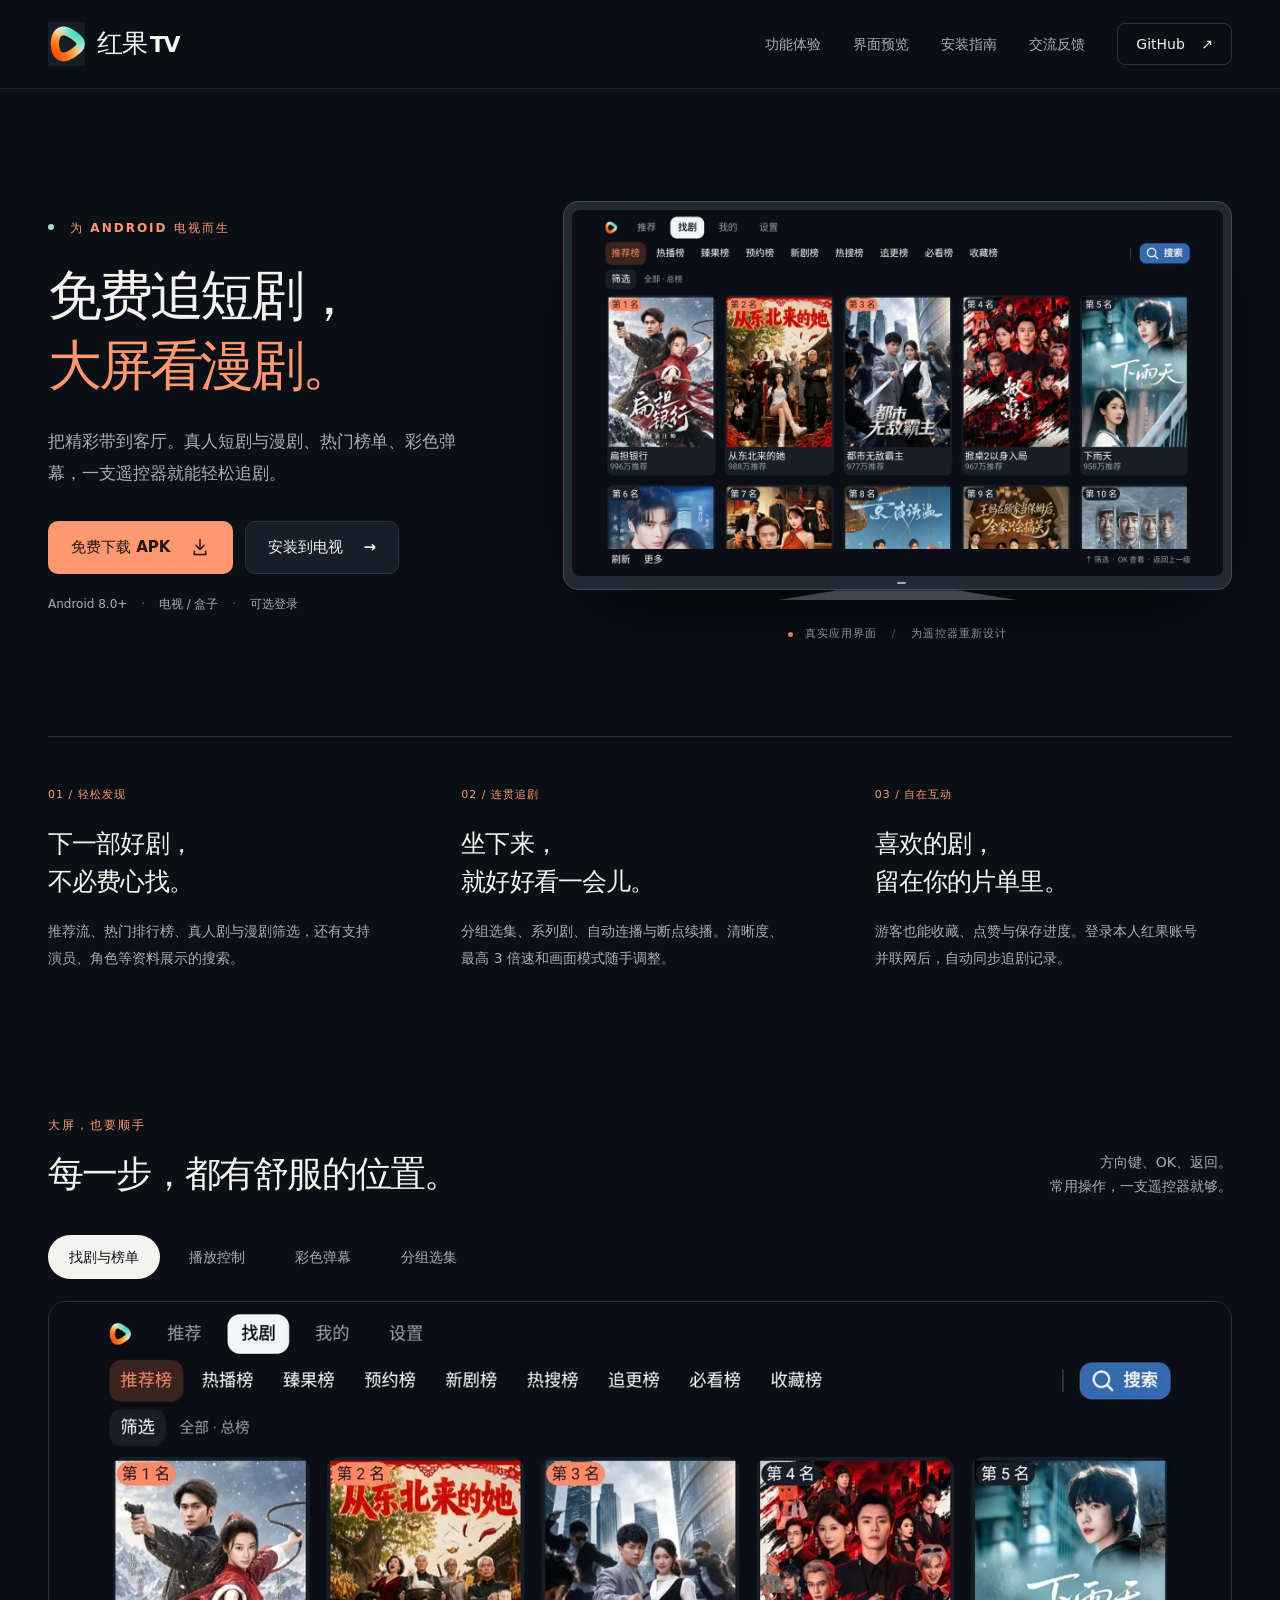
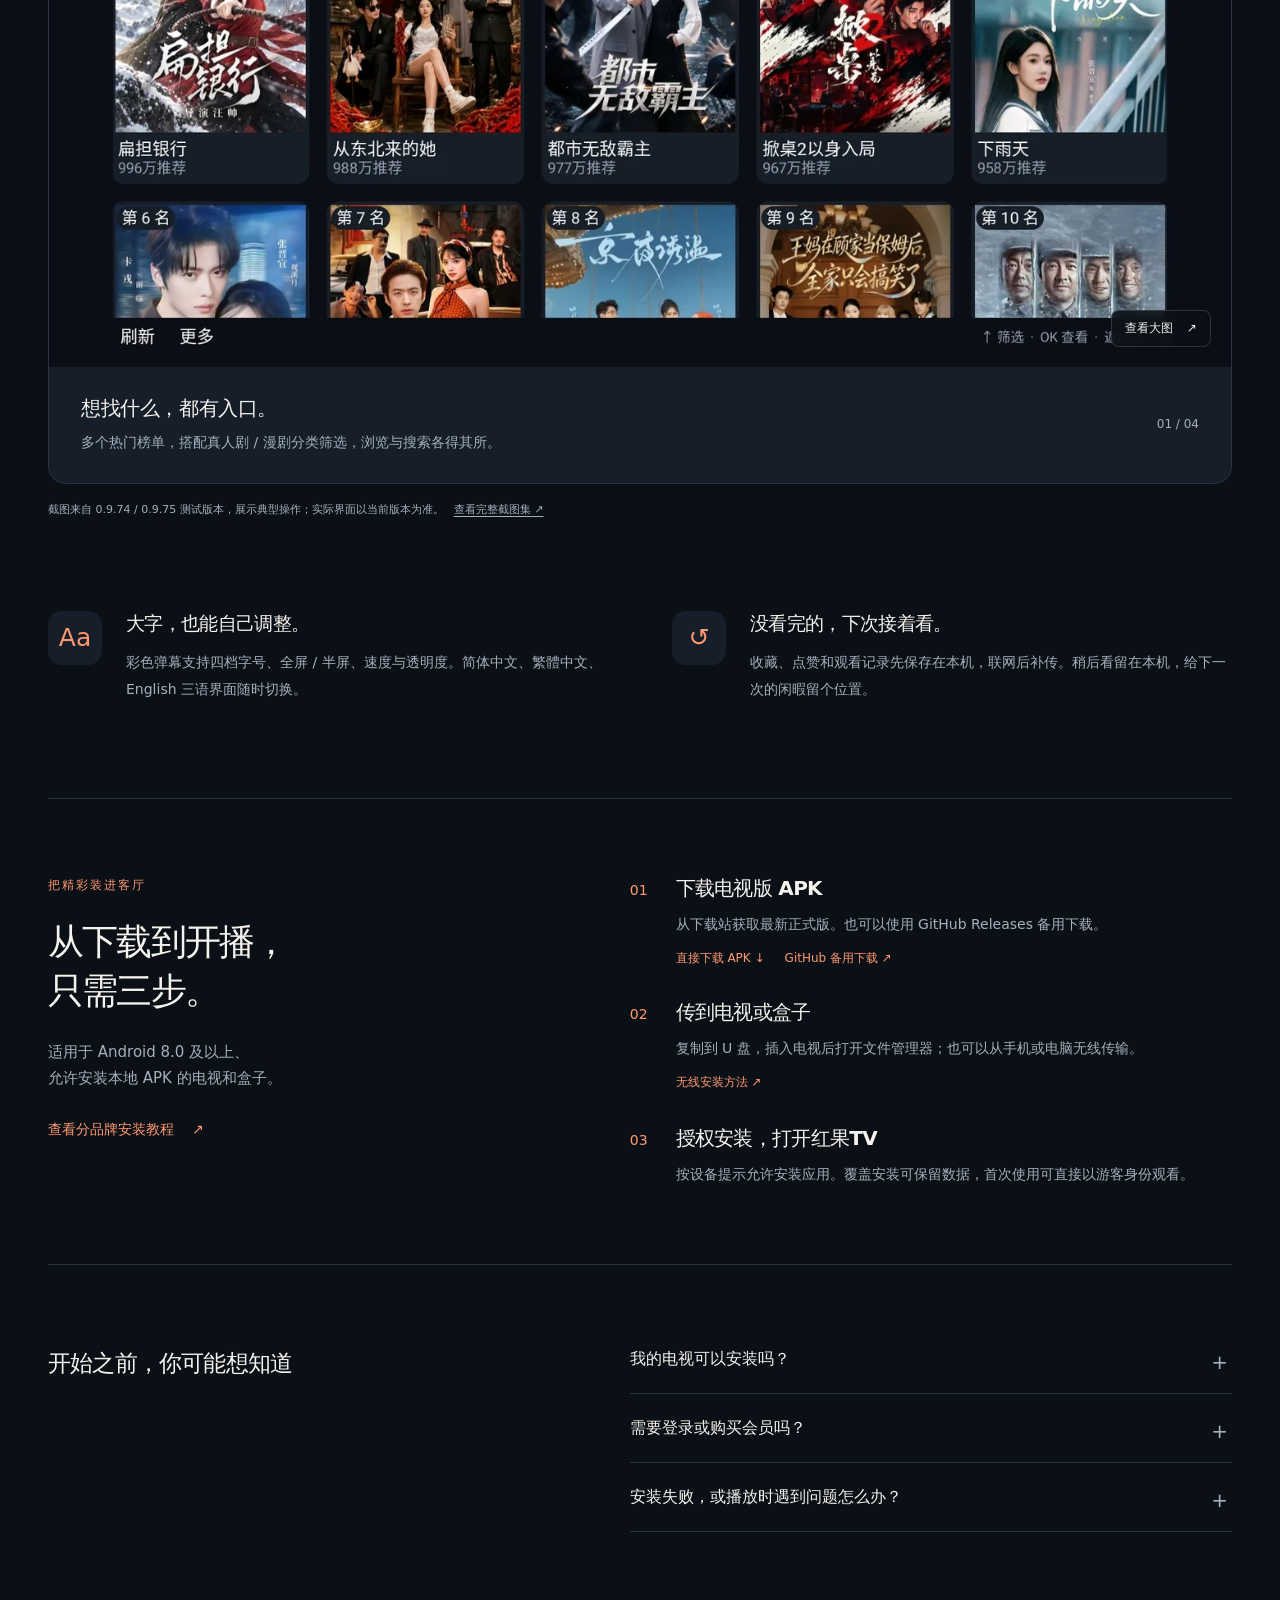
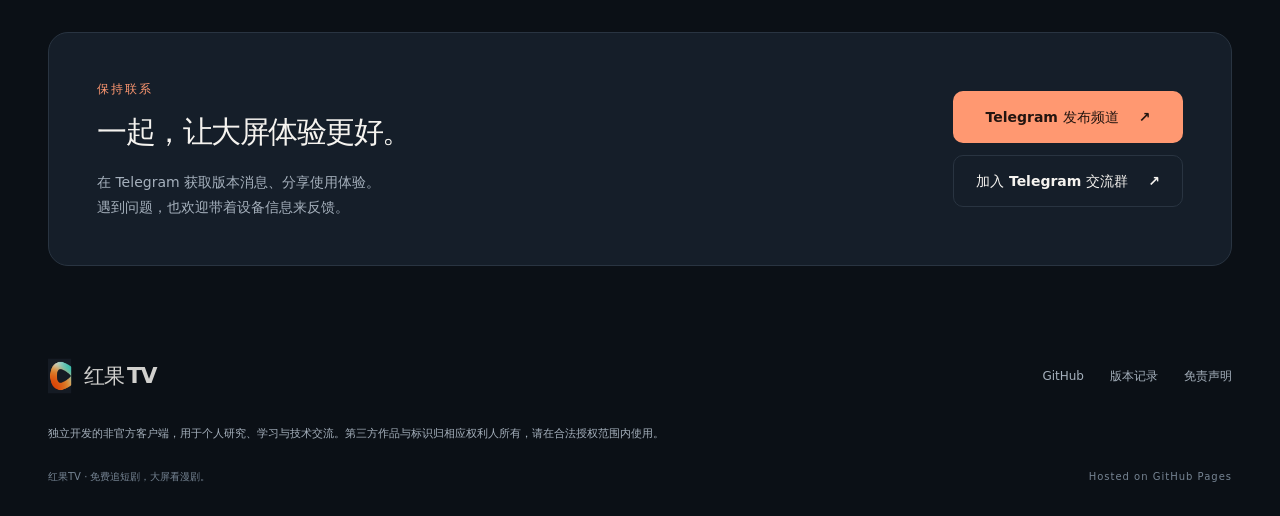
<file: index.html>
<!doctype html>
<html lang="zh-CN">
<head>
  <meta charset="utf-8">
  <meta name="viewport" content="width=device-width, initial-scale=1">
  <meta name="theme-color" content="#0b1016">
  <title>红果TV · 免费追短剧，大屏看漫剧</title>
  <meta name="description" content="红果TV 是为 Android 电视和电视盒子打造的免费短剧客户端。真人短剧、漫剧、热门榜单、彩色弹幕与可选账号同步，用遥控器轻松追剧。">
  <link rel="canonical" href="./">
  <meta property="og:type" content="website">
  <meta property="og:locale" content="zh_CN">
  <meta property="og:title" content="红果TV · 免费追短剧，大屏看漫剧">
  <meta property="og:description" content="把精彩带到客厅。为 Android 电视和电视盒子打造的短剧体验。">
  <meta property="og:url" content="./">
  <meta property="og:image" content="assets/discovery.webp">
  <meta name="twitter:card" content="summary_large_image">
  <link rel="icon" href="assets/favicon.svg" type="image/svg+xml">
  <link rel="preload" href="assets/discovery.webp" as="image">
  <link rel="stylesheet" href="assets/styles-3d573a9a4387.css">
  <script src="assets/app-d88c52886369.js" defer></script>
</head>
<body>
  <a class="skip-link" href="#main">跳到主要内容</a>
  <header class="header">
    <div class="container nav">
      <a href="#" class="brand" aria-label="红果TV 首页"><span class="brand-symbol"><img src="assets/logo.png" width="880" height="256" alt=""></span><span>红果<span class="brand-tv">TV</span></span></a>
      <button class="nav-toggle" type="button" aria-label="展开导航" aria-controls="nav-links" aria-expanded="false"><span></span><span></span></button>
      <nav id="nav-links" class="nav-links" aria-label="主导航">
        <a href="#experience">功能体验</a><a href="#screenshots">界面预览</a><a href="install/">安装指南</a><a href="#community">交流反馈</a>
        <a class="nav-github" href="https://github.com/ILikeVideo/HongGuoTV" target="_blank" rel="noopener noreferrer">GitHub <span aria-hidden="true">↗</span></a>
      </nav>
    </div>
  </header>
  <main id="main">
    <section class="hero container" aria-labelledby="hero-title">
      <div class="hero-copy">
        <p class="eyebrow"><span class="status-dot"></span> 为 ANDROID 电视而生</p>
        <h1 id="hero-title">免费追短剧，<br><span>大屏看漫剧。</span></h1>
        <p class="hero-description">把精彩带到客厅。真人短剧与漫剧、热门榜单、彩色弹幕，一支遥控器就能轻松追剧。</p>
        <div class="hero-actions"><a class="button primary" href="https://hongguotv-egb.pages.dev/download/latest.apk">免费下载 APK <svg aria-hidden="true" viewBox="0 0 24 24"><path d="M12 3v12m-5-5 5 5 5-5M5 17v4h14v-4"/></svg></a><a class="button secondary" href="install/">安装到电视 <span aria-hidden="true">→</span></a></div>
        <p class="hero-meta">Android 8.0+ <span>·</span> 电视 / 盒子 <span>·</span> 可选登录</p>
      </div>
      <figure class="hero-product">
        <div class="tv"><img src="assets/discovery.webp" width="1440" height="810" fetchpriority="high" alt="红果TV 找剧页，展示推荐榜单与大字海报"><span class="tv-led" aria-hidden="true"></span></div>
        <div class="tv-base" aria-hidden="true"></div>
        <figcaption><span class="mini-dot" aria-hidden="true"></span> 真实应用界面 <span class="caption-divider">/</span> 为遥控器重新设计</figcaption>
      </figure>
    </section>
    <section id="experience" class="experience container" aria-label="功能体验">
      <article><span class="feature-index">01 / 轻松发现</span><h2>下一部好剧，<br>不必费心找。</h2><p>推荐流、热门排行榜、真人剧与漫剧筛选，还有支持演员、角色等资料展示的搜索。</p></article>
      <article><span class="feature-index">02 / 连贯追剧</span><h2>坐下来，<br>就好好看一会儿。</h2><p>分组选集、系列剧、自动连播与断点续播。清晰度、最高 3 倍速和画面模式随手调整。</p></article>
      <article><span class="feature-index">03 / 自在互动</span><h2>喜欢的剧，<br>留在你的片单里。</h2><p>游客也能收藏、点赞与保存进度。登录本人红果账号并联网后，自动同步追剧记录。</p></article>
    </section>
    <section id="screenshots" class="showcase section container" aria-labelledby="showcase-title">
      <div class="section-heading"><div><p class="eyebrow">大屏，也要顺手</p><h2 id="showcase-title">每一步，都有舒服的位置。</h2></div><p>方向键、OK、返回。<br>常用操作，一支遥控器就够。</p></div>
      <div class="showcase-tabs" role="tablist" aria-label="界面预览">
        <button id="tab-discovery" class="showcase-tab" type="button" role="tab" aria-selected="true" aria-controls="screen-panel" tabindex="0" data-screen="discovery">找剧与榜单</button>
        <button id="tab-playback" class="showcase-tab" type="button" role="tab" aria-selected="false" aria-controls="screen-panel" tabindex="-1" data-screen="playback">播放控制</button>
        <button id="tab-danmaku" class="showcase-tab" type="button" role="tab" aria-selected="false" aria-controls="screen-panel" tabindex="-1" data-screen="danmaku">彩色弹幕</button>
        <button id="tab-episodes" class="showcase-tab" type="button" role="tab" aria-selected="false" aria-controls="screen-panel" tabindex="-1" data-screen="episodes">分组选集</button>
      </div>
      <div id="screen-panel" class="screen-panel" role="tabpanel" aria-labelledby="tab-discovery" tabindex="0">
        <button type="button" class="screen-expand" aria-label="放大当前界面截图"><img id="screen-image" src="assets/discovery.webp" width="1440" height="810" loading="lazy" alt="找剧页的热门榜单和海报网格"><span class="expand-hint">查看大图 <span aria-hidden="true">↗</span></span></button>
        <div class="screen-caption"><div><h3 id="screen-title">想找什么，都有入口。</h3><p id="screen-description">多个热门榜单，搭配真人剧 / 漫剧分类筛选，浏览与搜索各得其所。</p></div><span id="screen-count" aria-hidden="true">01 / 04</span></div>
      </div>
      <p class="screenshot-note">截图来自 0.9.74 / 0.9.75 测试版本，展示典型操作；实际界面以当前版本为准。<a href="https://github.com/ILikeVideo/HongGuoTV/blob/main/SCREENSHOTS.md" target="_blank" rel="noopener noreferrer">查看完整截图集 ↗</a></p>
    </section>
    <section class="details-section container" aria-label="更多体验">
      <div class="detail-item"><span class="detail-mark" aria-hidden="true">Aa</span><div><h3>大字，也能自己调整。</h3><p>彩色弹幕支持四档字号、全屏 / 半屏、速度与透明度。简体中文、繁體中文、English 三语界面随时切换。</p></div></div>
      <div class="detail-item"><span class="detail-mark" aria-hidden="true">↺</span><div><h3>没看完的，下次接着看。</h3><p>收藏、点赞和观看记录先保存在本机，联网后补传。稍后看留在本机，给下一次的闲暇留个位置。</p></div></div>
    </section>
    <section id="install" class="install section container" aria-labelledby="install-title">
      <div class="install-intro"><p class="eyebrow">把精彩装进客厅</p><h2 id="install-title">从下载到开播，<br>只需三步。</h2><p>适用于 Android 8.0 及以上、<br>允许安装本地 APK 的电视和盒子。</p><a class="text-link" href="install/">查看分品牌安装教程 <span aria-hidden="true">↗</span></a></div>
      <ol class="install-steps">
        <li><span class="step-number">01</span><div><h3>下载电视版 APK</h3><p>从下载站获取最新正式版。也可以使用 GitHub Releases 备用下载。</p><div class="inline-links"><a href="https://hongguotv-egb.pages.dev/download/latest.apk">直接下载 APK ↓</a><a href="https://github.com/ILikeVideo/HongGuoTV/releases/latest" target="_blank" rel="noopener noreferrer">GitHub 备用下载 ↗</a></div></div></li>
        <li><span class="step-number">02</span><div><h3>传到电视或盒子</h3><p>复制到 U 盘，插入电视后打开文件管理器；也可以从手机或电脑无线传输。</p><a href="install/#methods">无线安装方法 ↗</a></div></li>
        <li><span class="step-number">03</span><div><h3>授权安装，打开红果TV</h3><p>按设备提示允许安装应用。覆盖安装可保留数据，首次使用可直接以游客身份观看。</p></div></li>
      </ol>
    </section>
    <section class="faq container" aria-labelledby="faq-title"><h2 id="faq-title">开始之前，你可能想知道</h2><div class="faq-list">
      <details><summary>我的电视可以安装吗？</summary><p>需要 Android 8.0（API 26）及以上，并允许安装本地 APK。不同品牌和型号的系统、安装权限与解码能力可能不同。三星 Tizen、LG webOS、VIDAA、Roku 等非 Android 系统不能直接安装，可搭配兼容的 Android 盒子使用。<a href="install/#before-you-start">查看兼容说明 ↗</a></p></details>
      <details><summary>需要登录或购买会员吗？</summary><p>App 免费下载，不设置付费解锁和会员购买流程。游客可以直接观看、收藏和点赞；登录本人红果账号并联网后，可同步收藏、点赞与观看记录。</p></details>
      <details><summary>安装失败，或播放时遇到问题怎么办？</summary><p>先核对 Android 版本、剩余存储空间与安装权限。播放效果还取决于设备、网络和内容源，可尝试调整清晰度或重试。反馈时附上设备型号、App 版本、具体操作和错误截图，方便定位。<a href="https://github.com/ILikeVideo/HongGuoTV/issues" target="_blank" rel="noopener noreferrer">提交问题 ↗</a></p></details>
    </div></section>
    <section id="community" class="community container" aria-labelledby="community-title"><div><p class="eyebrow">保持联系</p><h2 id="community-title">一起，让大屏体验更好。</h2><p>在 Telegram 获取版本消息、分享使用体验。<br>遇到问题，也欢迎带着设备信息来反馈。</p></div><div class="community-actions"><a class="button primary" href="https://t.me/HongGuoTVPublish" target="_blank" rel="noopener noreferrer">Telegram 发布频道 <span aria-hidden="true">↗</span></a><a class="button secondary" href="https://t.me/HongGuoTVJiaoLiu" target="_blank" rel="noopener noreferrer">加入 Telegram 交流群 <span aria-hidden="true">↗</span></a></div></section>
  </main>
  <footer class="footer container"><div class="footer-top"><a class="brand" href="#"><span class="brand-symbol"><img src="assets/logo.png" width="880" height="256" alt=""></span><span>红果<span class="brand-tv">TV</span></span></a><nav aria-label="页脚导航"><a href="https://github.com/ILikeVideo/HongGuoTV" target="_blank" rel="noopener noreferrer">GitHub</a><a href="https://github.com/ILikeVideo/HongGuoTV/releases" target="_blank" rel="noopener noreferrer">版本记录</a><a href="https://github.com/ILikeVideo/HongGuoTV/blob/main/DISCLAIMER.md" target="_blank" rel="noopener noreferrer">免责声明</a></nav></div><p>独立开发的非官方客户端，用于个人研究、学习与技术交流。第三方作品与标识归相应权利人所有，请在合法授权范围内使用。</p><p class="footer-credit">红果TV · 免费追短剧，大屏看漫剧。<span>Hosted on GitHub Pages</span></p></footer>
  <dialog id="image-dialog" aria-label="应用界面大图"><button class="dialog-close" type="button" aria-label="关闭大图">关闭 <span aria-hidden="true">×</span></button><img id="dialog-image" src="assets/discovery.webp" width="1440" height="810" alt=""><p>应用界面预览 · 按 Esc 或点击空白处关闭</p></dialog>
</body>
</html>
</file>
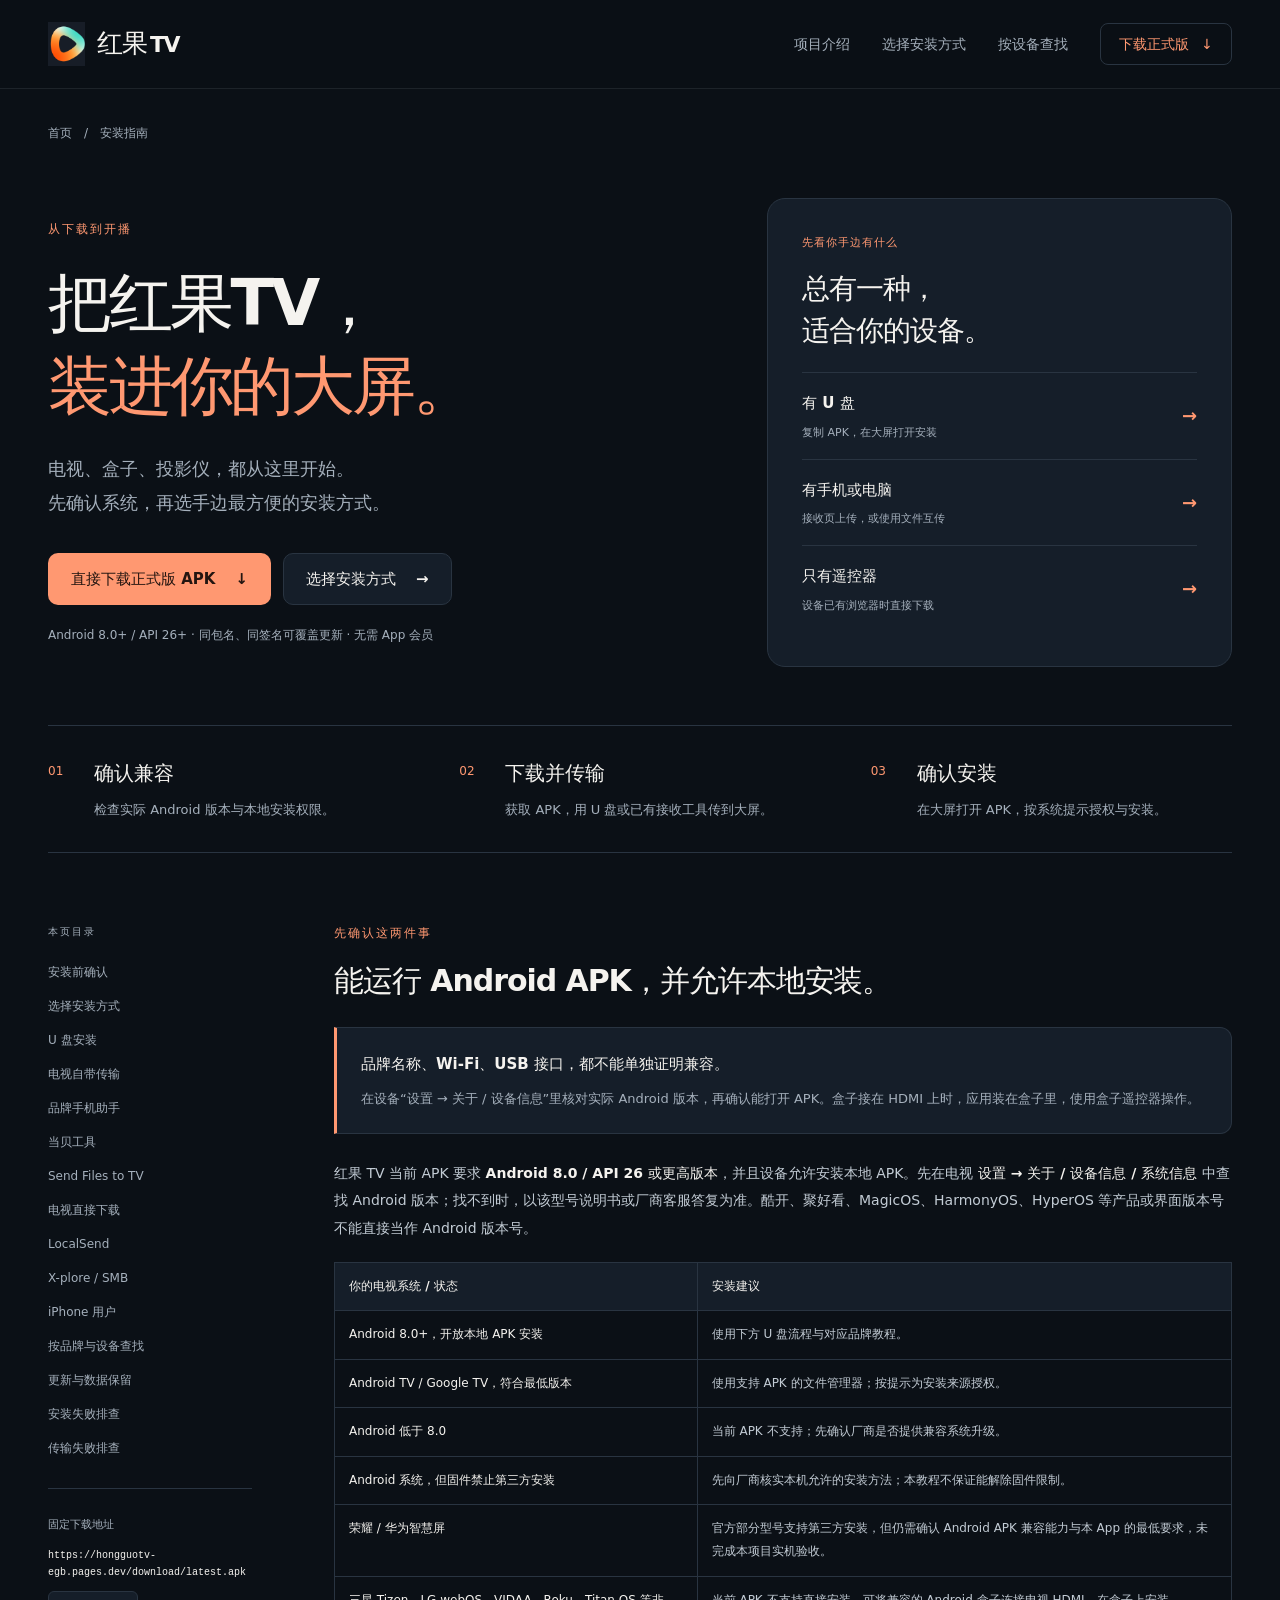
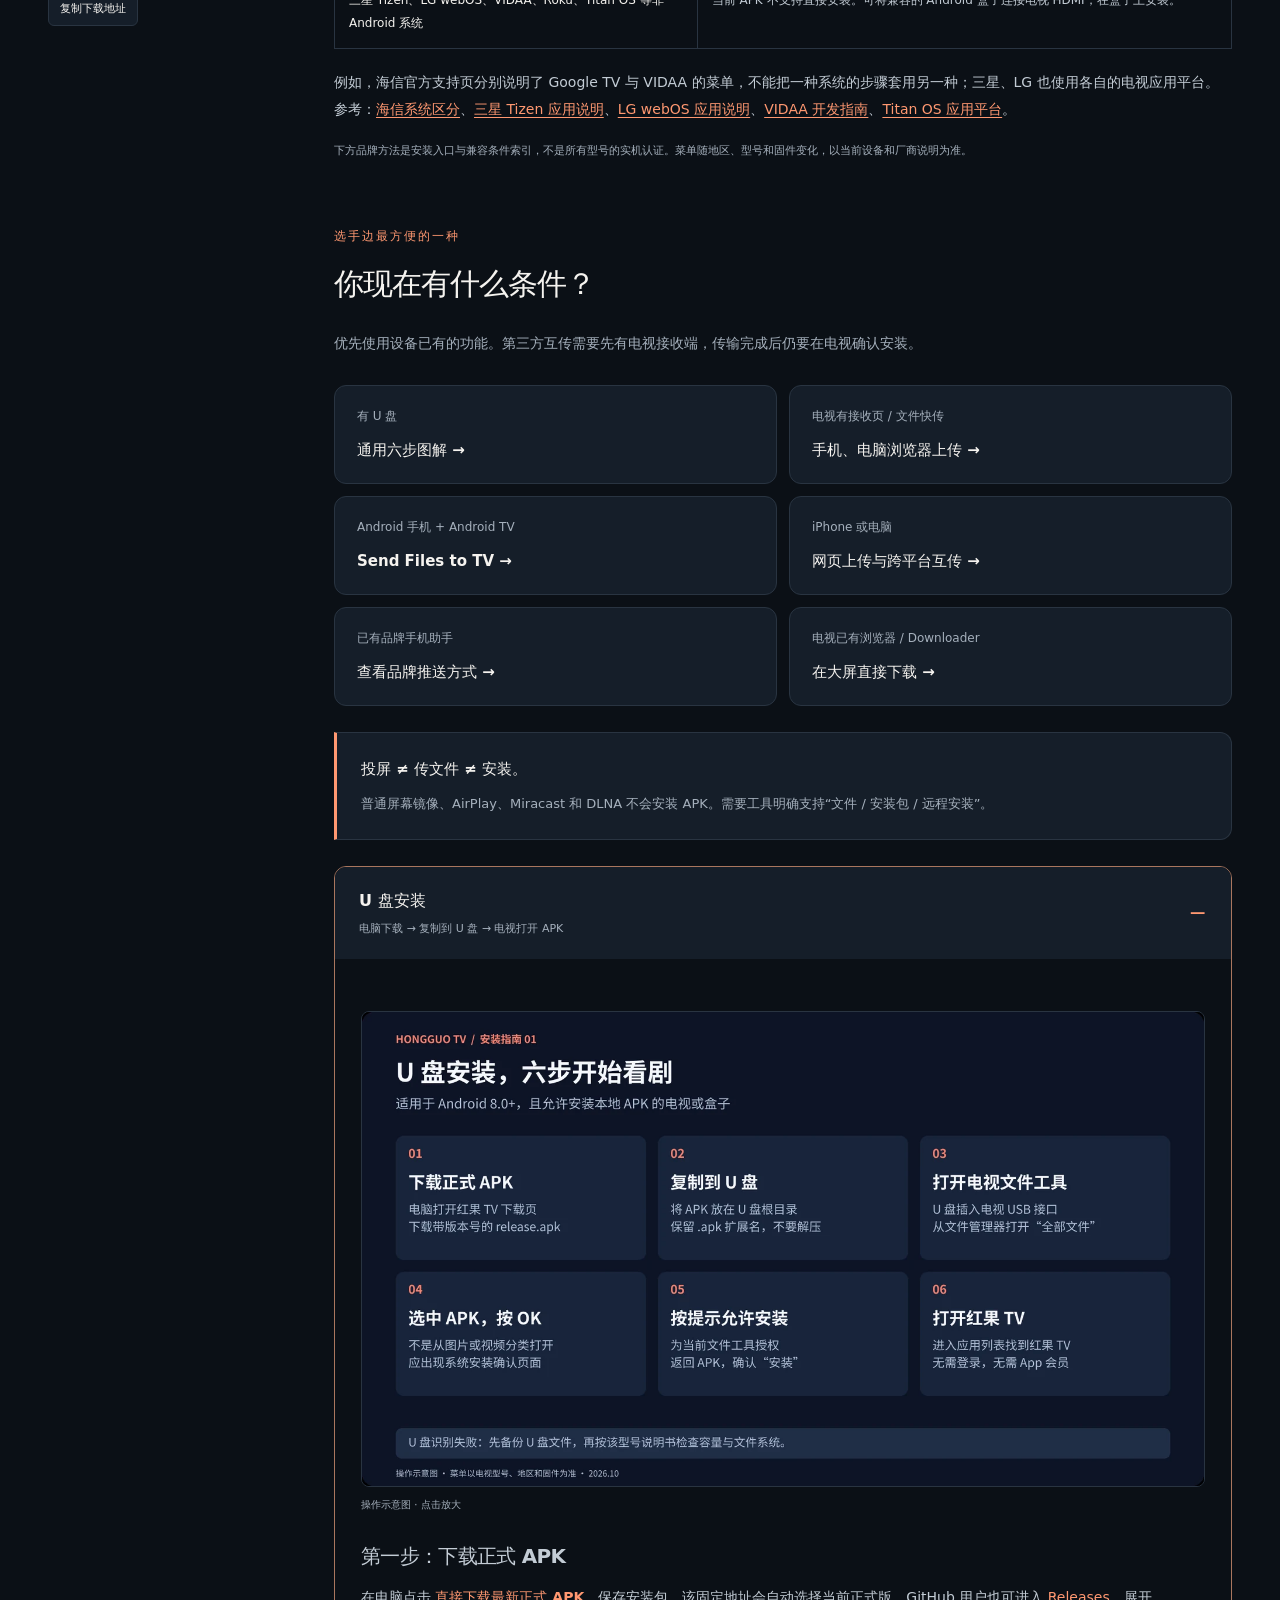
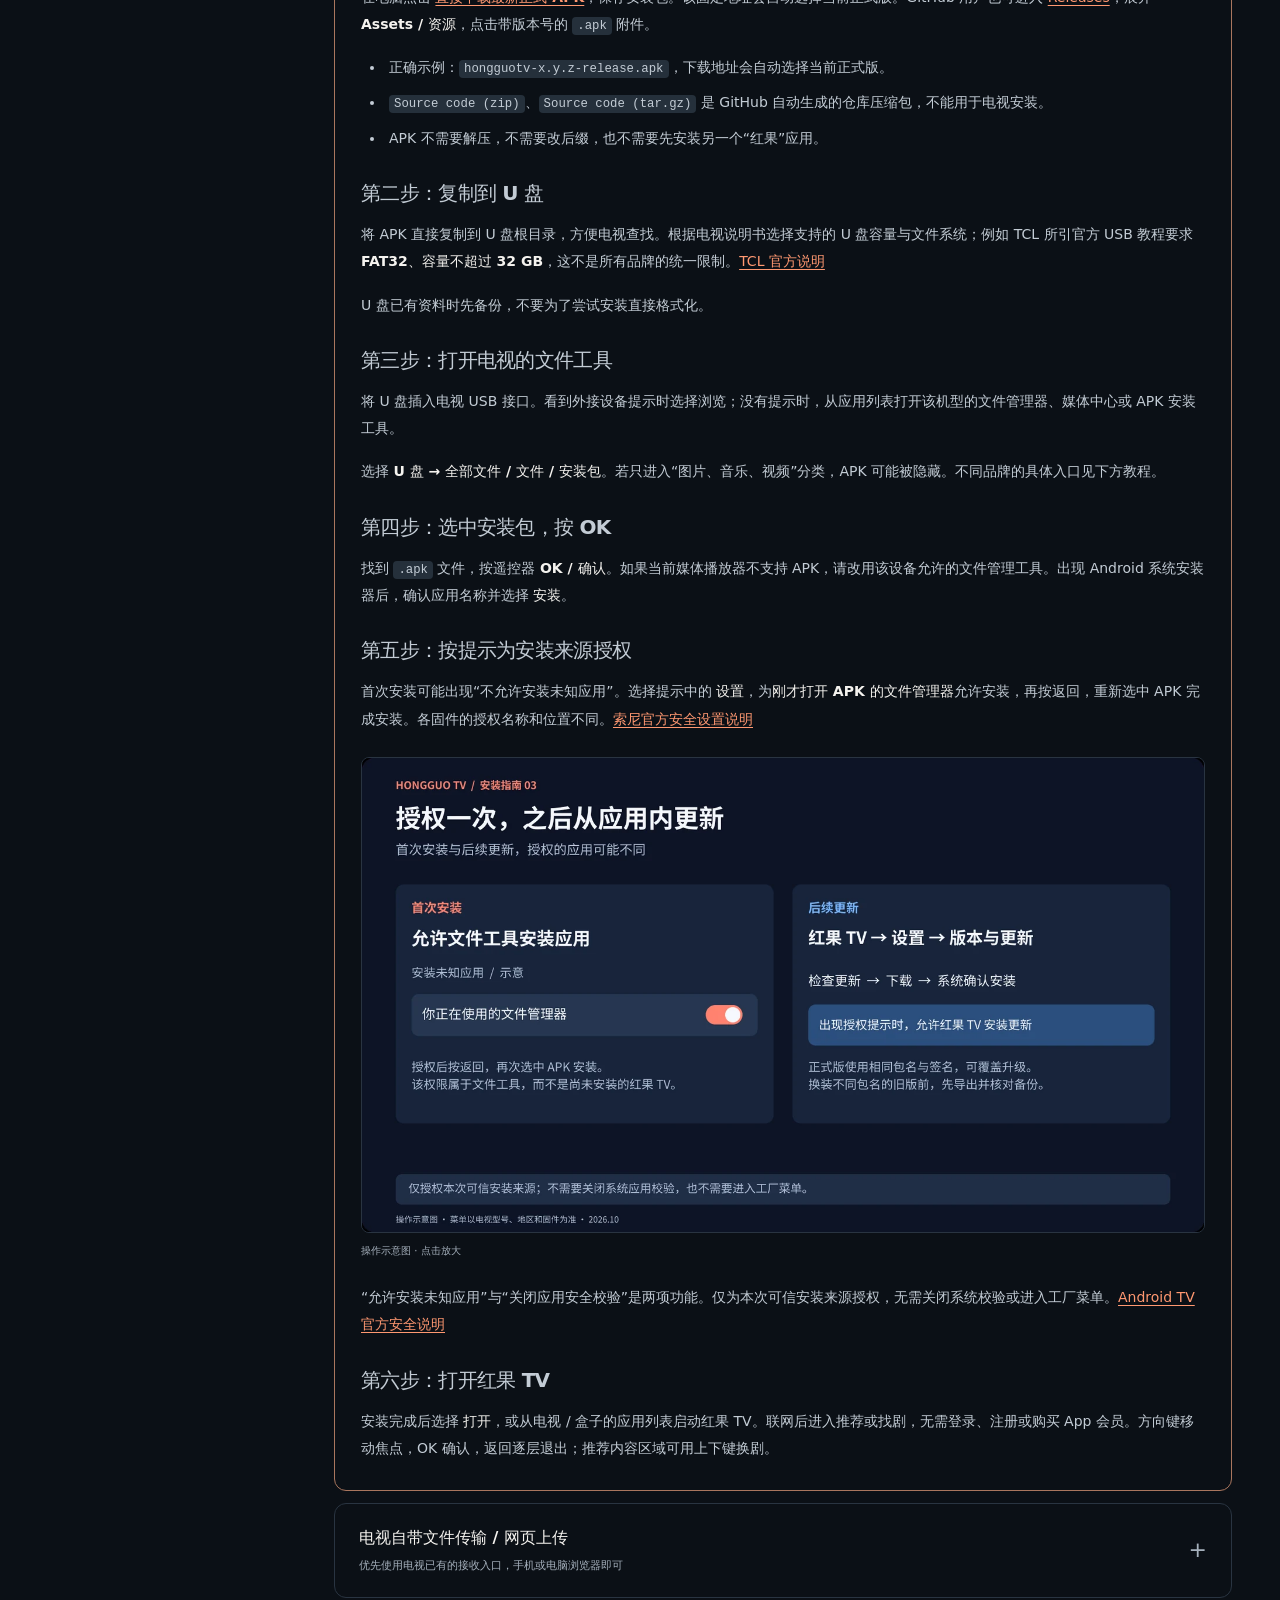
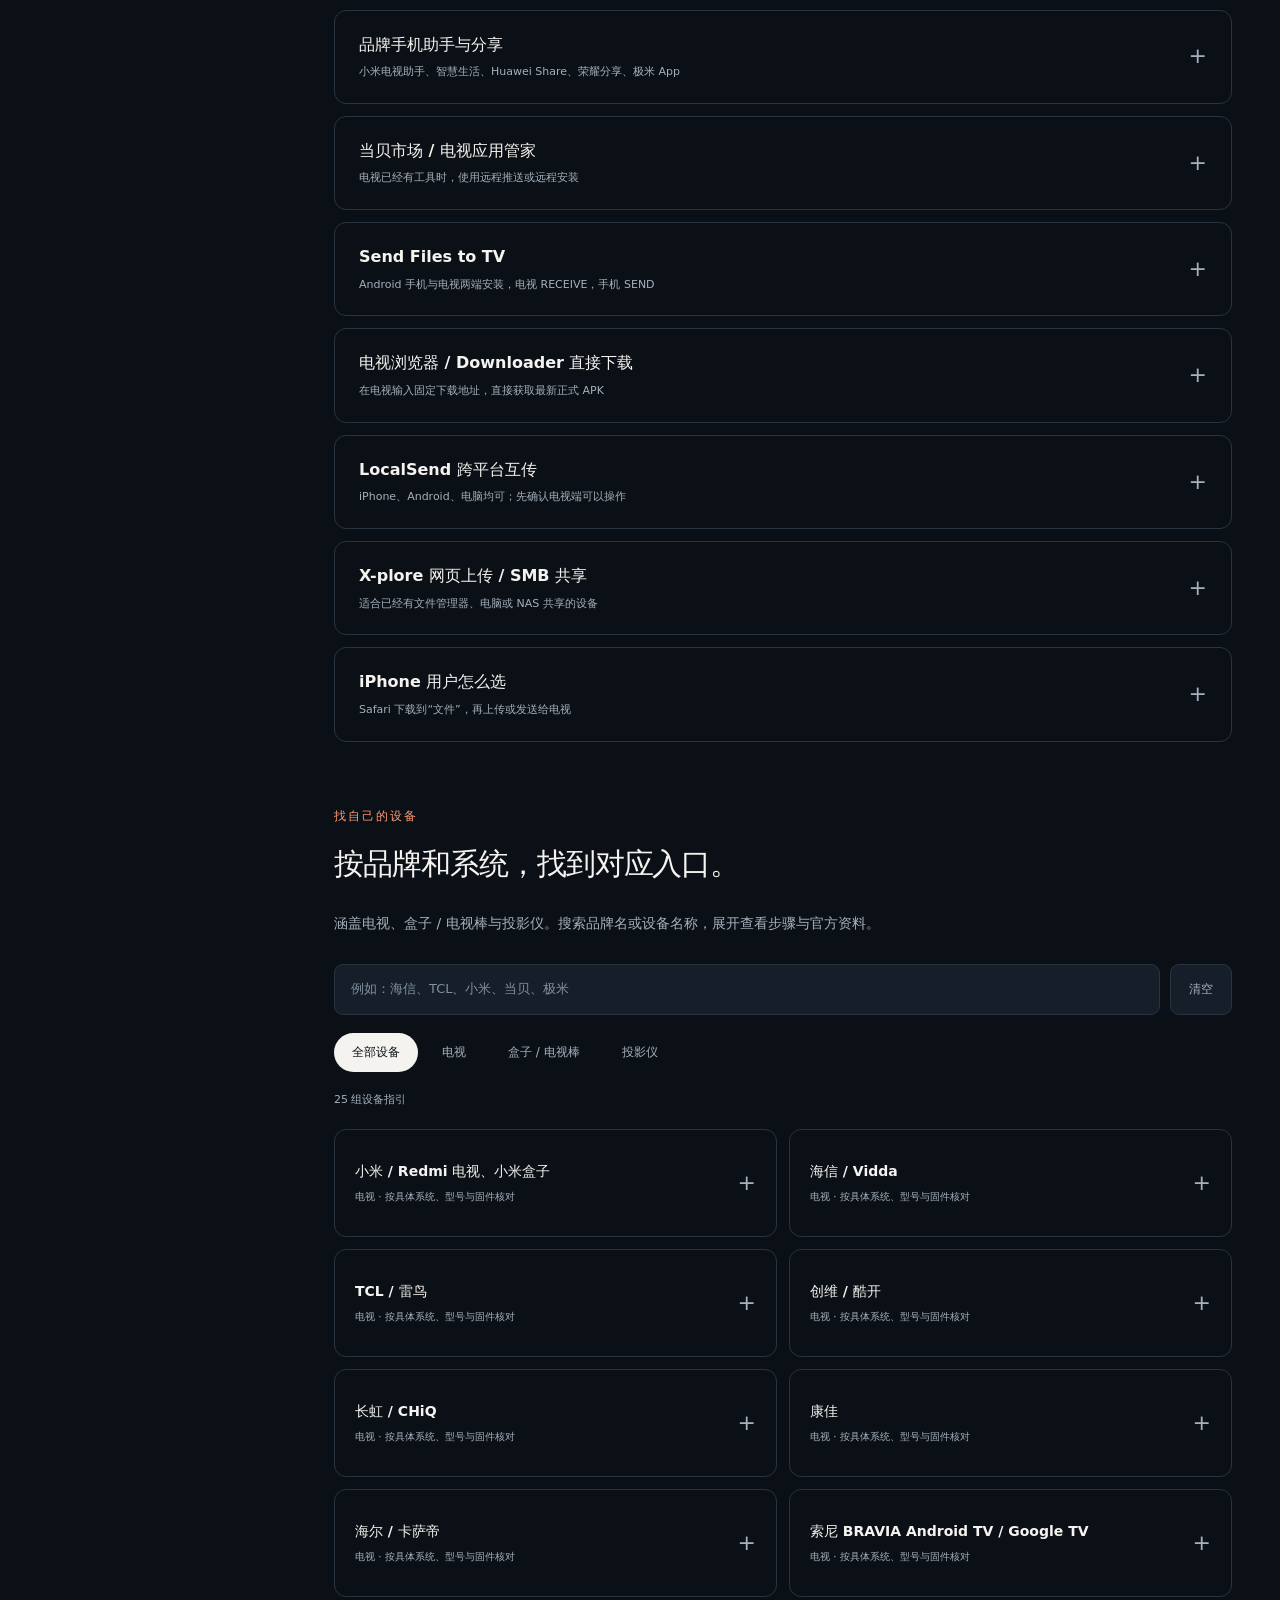
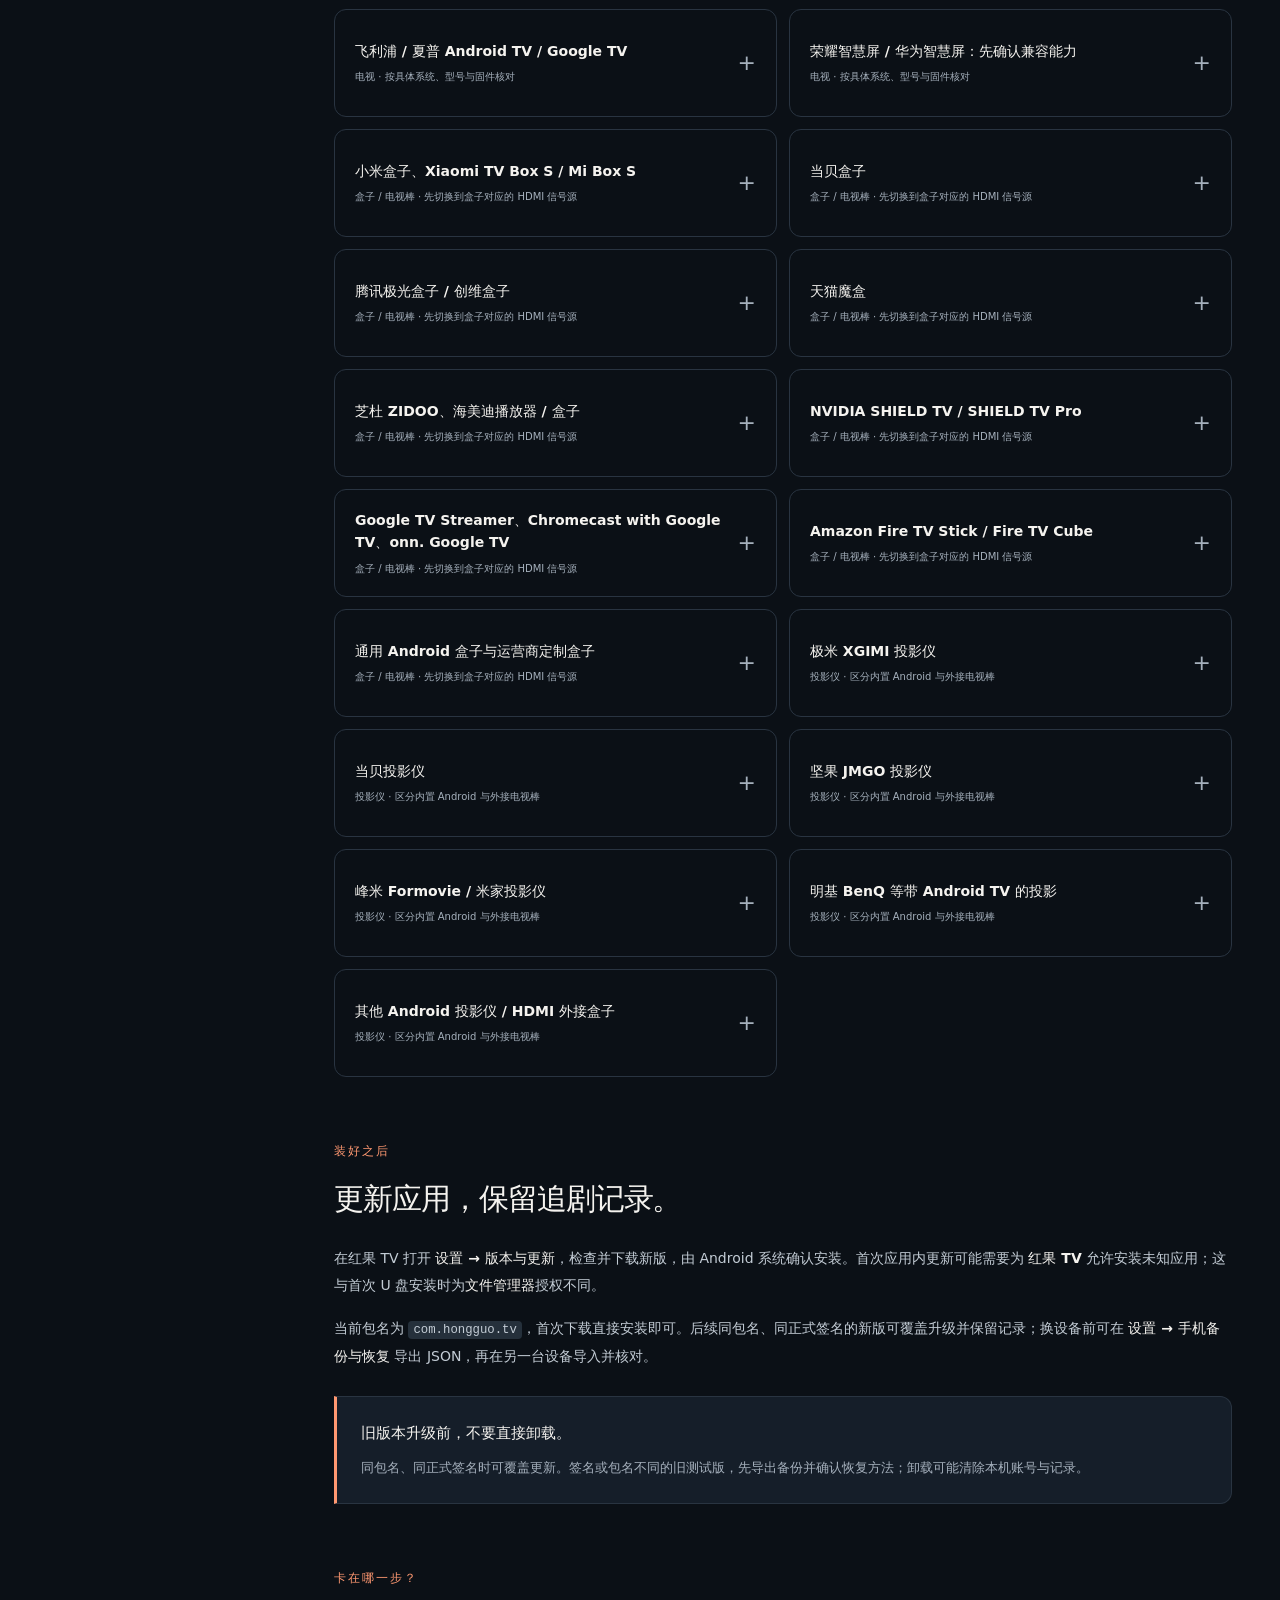
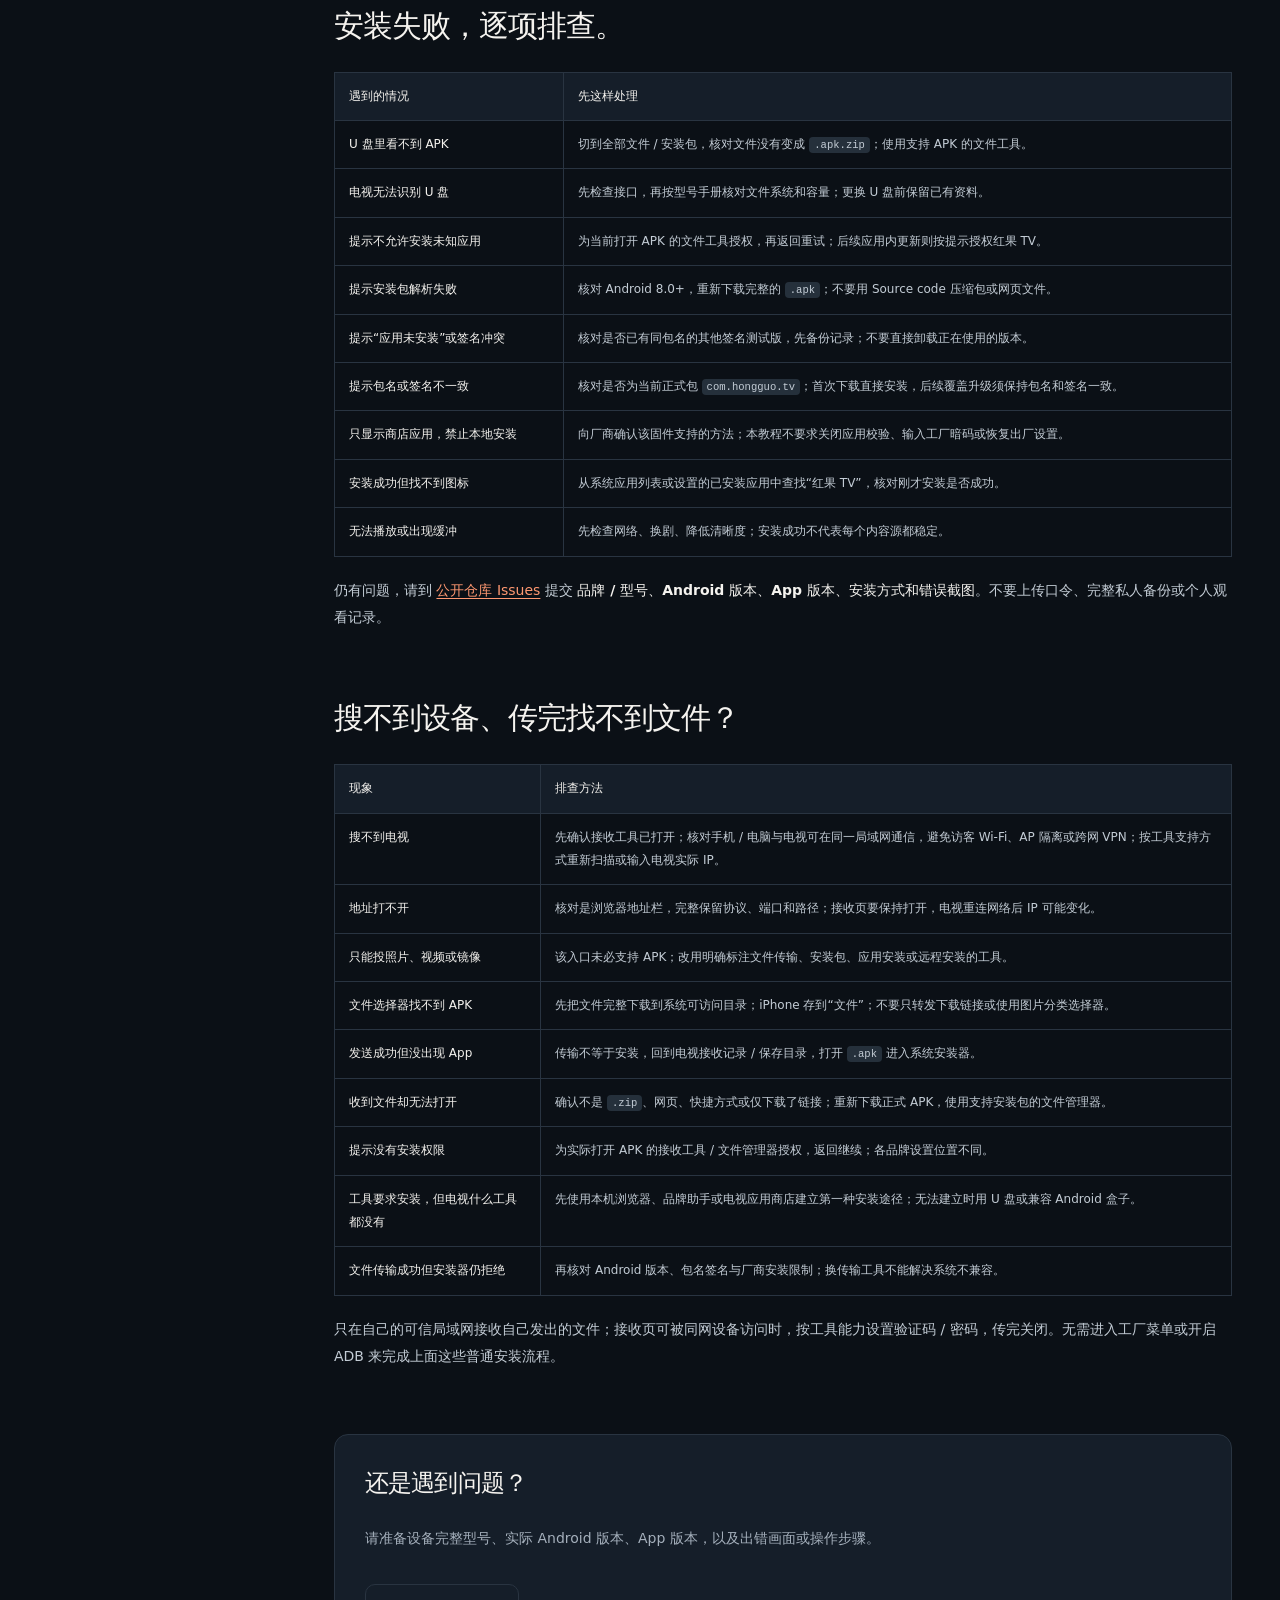
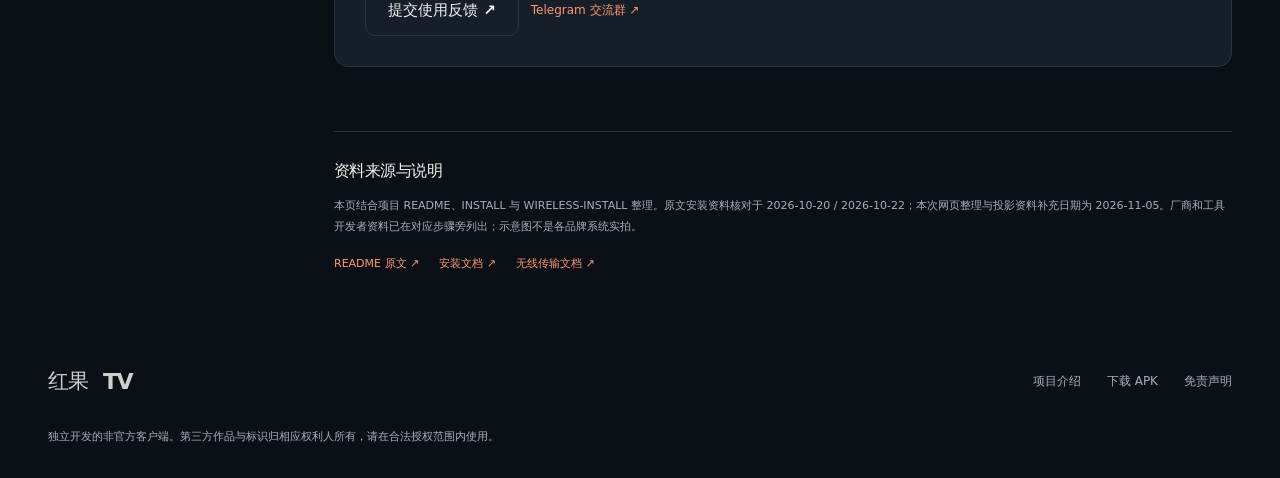
<file: install/index.html>
<!doctype html>
<html lang="zh-CN">
<head>
  <meta charset="utf-8"><meta name="viewport" content="width=device-width, initial-scale=1"><meta name="theme-color" content="#0b1016">
  <title>安装指南 · 电视、盒子与投影仪 | 红果TV</title>
  <meta name="description" content="红果TV 全面安装教程：按电视、电视盒子、投影仪查找方法，涵盖 U 盘、自带文件传输、品牌手机助手、Send Files to TV、LocalSend、Downloader、X-plore 与 SMB。">
  <link rel="canonical" href="./">
  <meta property="og:title" content="红果TV 大屏安装指南"><meta property="og:description" content="从下载到开播，按你的设备和现有工具选择安装方式。"><meta property="og:type" content="website"><meta property="og:url" content="./">
  <link rel="icon" href="../assets/favicon.svg" type="image/svg+xml"><link rel="stylesheet" href="../assets/styles-3d573a9a4387.css"><link rel="stylesheet" href="../assets/guide-254f3560e37c.css"><script src="../assets/app-d88c52886369.js" defer></script><script src="../assets/guide-085acaa6bced.js" defer></script>
</head>
<body class="guide-page">
  <a class="skip-link" href="#guide-main">跳到教程内容</a>
  <header class="header"><div class="container nav">
    <a href="../" class="brand" aria-label="红果TV 首页"><span class="brand-symbol"><img src="../assets/logo.png" width="880" height="256" alt=""></span><span>红果<span class="brand-tv">TV</span></span></a>
    <button class="nav-toggle" type="button" aria-label="展开导航" aria-controls="nav-links" aria-expanded="false"><span></span><span></span></button>
    <nav id="nav-links" class="nav-links" aria-label="主导航"><a href="../">项目介绍</a><a href="#methods">选择安装方式</a><a href="#devices">按设备查找</a><a class="nav-github" href="https://hongguotv-egb.pages.dev/download/latest.apk">下载正式版 <span aria-hidden="true">↓</span></a></nav>
  </div></header>
  <main id="guide-main">
    <section class="guide-hero container">
      <nav class="breadcrumbs" aria-label="面包屑"><a href="../">首页</a><span aria-hidden="true">/</span><span>安装指南</span></nav>
      <div class="guide-hero-main"><div><p class="eyebrow">从下载到开播</p><h1>把红果TV，<br><span>装进你的大屏。</span></h1><p class="guide-lead">电视、盒子、投影仪，都从这里开始。<br>先确认系统，再选手边最方便的安装方式。</p><div class="hero-actions"><a class="button primary" href="https://hongguotv-egb.pages.dev/download/latest.apk">直接下载正式版 APK <span aria-hidden="true">↓</span></a><a class="button secondary" href="#methods">选择安装方式 <span aria-hidden="true">→</span></a></div><p class="guide-meta">Android 8.0+ / API 26+ · 同包名、同签名可覆盖更新 · 无需 App 会员</p></div>
      <aside class="guide-quick" aria-label="快速选择安装方法"><p>先看你手边有什么</p><h2>总有一种，<br>适合你的设备。</h2><a href="#usb-install"><span>有 U 盘<small>复制 APK，在大屏打开安装</small></span><span aria-hidden="true">→</span></a><a href="#builtin-transfer"><span>有手机或电脑<small>接收页上传，或使用文件互传</small></span><span aria-hidden="true">→</span></a><a href="#direct-download"><span>只有遥控器<small>设备已有浏览器时直接下载</small></span><span aria-hidden="true">→</span></a></aside></div>
    </section>
    <section class="guide-starter container" aria-label="安装流程"><div><span>01</span><strong>确认兼容</strong><p>检查实际 Android 版本与本地安装权限。</p></div><div><span>02</span><strong>下载并传输</strong><p>获取 APK，用 U 盘或已有接收工具传到大屏。</p></div><div><span>03</span><strong>确认安装</strong><p>在大屏打开 APK，按系统提示授权与安装。</p></div></section>
    <div class="guide-layout container">
      <aside class="guide-sidebar"><nav aria-label="教程目录"><span class="toc-label">本页目录</span><a href="#before-you-start">安装前确认</a><a href="#methods">选择安装方式</a><a href="#usb-install">U 盘安装</a><a href="#builtin-transfer">电视自带传输</a><a href="#brand-apps">品牌手机助手</a><a href="#dangbei">当贝工具</a><a href="#sfttv">Send Files to TV</a><a href="#direct-download">电视直接下载</a><a href="#localsend">LocalSend</a><a href="#file-manager">X-plore / SMB</a><a href="#iphone">iPhone 用户</a><a href="#devices">按品牌与设备查找</a><a href="#updates">更新与数据保留</a><a href="#troubleshooting">安装失败排查</a><a href="#transfer-troubleshooting">传输失败排查</a></nav><div class="sidebar-download"><span>固定下载地址</span><code id="download-address">https://hongguotv-egb.pages.dev/download/latest.apk</code><button type="button" class="copy-download">复制下载地址</button><p id="copy-status" role="status"></p></div></aside>
      <div class="guide-content">
        <section id="before-you-start" class="guide-section"><p class="eyebrow">先确认这两件事</p><h2>能运行 Android APK，<br>并允许本地安装。</h2><div class="guide-callout"><strong>品牌名称、Wi-Fi、USB 接口，都不能单独证明兼容。</strong><p>在设备“设置 → 关于 / 设备信息”里核对实际 Android 版本，再确认能打开 APK。盒子接在 HDMI 上时，应用装在盒子里，使用盒子遥控器操作。</p></div><div class="guide-prose"><p>红果 TV 当前 APK 要求 <strong>Android 8.0 / API 26 或更高版本</strong>，并且设备允许安装本地 APK。先在电视 <strong>设置 → 关于 / 设备信息 / 系统信息</strong> 中查找 Android 版本；找不到时，以该型号说明书或厂商客服答复为准。酷开、聚好看、MagicOS、HarmonyOS、HyperOS 等产品或界面版本号不能直接当作 Android 版本号。</p>
<table>
<thead>
<tr>
<th>你的电视系统 / 状态</th>
<th>安装建议</th>
</tr>
</thead>
<tbody>
<tr>
<td>Android 8.0+，开放本地 APK 安装</td>
<td>使用下方 U 盘流程与对应品牌教程。</td>
</tr>
<tr>
<td>Android TV / Google TV，符合最低版本</td>
<td>使用支持 APK 的文件管理器；按提示为安装来源授权。</td>
</tr>
<tr>
<td>Android 低于 8.0</td>
<td>当前 APK 不支持；先确认厂商是否提供兼容系统升级。</td>
</tr>
<tr>
<td>Android 系统，但固件禁止第三方安装</td>
<td>先向厂商核实本机允许的安装方法；本教程不保证能解除固件限制。</td>
</tr>
<tr>
<td>荣耀 / 华为智慧屏</td>
<td>官方部分型号支持第三方安装，但仍需确认 Android APK 兼容能力与本 App 的最低要求，未完成本项目实机验收。</td>
</tr>
<tr>
<td>三星 Tizen、LG webOS、VIDAA、Roku、Titan OS 等非 Android 系统</td>
<td>当前 APK 不支持直接安装。可将兼容的 Android 盒子连接电视 HDMI，在盒子上安装。</td>
</tr>
</tbody>
</table>
<p>例如，海信官方支持页分别说明了 Google TV 与 VIDAA 的菜单，不能把一种系统的步骤套用另一种；三星、LG 也使用各自的电视应用平台。参考：<a href="https://www.hisense.com.br/suporte" target="_blank" rel="noopener noreferrer">海信系统区分</a>、<a href="https://www.samsung.com/sg/support/tv-audio-video/how-to-install-and-uninstall-apps-on-your-samsung-tv/" target="_blank" rel="noopener noreferrer">三星 Tizen 应用说明</a>、<a href="https://www.lg.com/us/support/help-library/lg-tv-how-to-install-or-delete-apps--20153192472469" target="_blank" rel="noopener noreferrer">LG webOS 应用说明</a>、<a href="https://www.vidaa.com/wp-content/uploads/2020/12/WebApp_Development_Guide_for_VIDAA.pdf" target="_blank" rel="noopener noreferrer">VIDAA 开发指南</a>、<a href="https://www.titanos.tv/apps" target="_blank" rel="noopener noreferrer">Titan OS 应用平台</a>。</p>
</div><p class="source-note">下方品牌方法是安装入口与兼容条件索引，不是所有型号的实机认证。菜单随地区、型号和固件变化，以当前设备和厂商说明为准。</p></section>
        <section id="methods" class="guide-section"><p class="eyebrow">选手边最方便的一种</p><h2>你现在有什么条件？</h2><p class="section-lead">优先使用设备已有的功能。第三方互传需要先有电视接收端，传输完成后仍要在电视确认安装。</p><div class="method-picker"><a href="#usb-install"><span>有 U 盘</span><strong>通用六步图解 →</strong></a><a href="#builtin-transfer"><span>电视有接收页 / 文件快传</span><strong>手机、电脑浏览器上传 →</strong></a><a href="#sfttv"><span>Android 手机 + Android TV</span><strong>Send Files to TV →</strong></a><a href="#iphone"><span>iPhone 或电脑</span><strong>网页上传与跨平台互传 →</strong></a><a href="#brand-apps"><span>已有品牌手机助手</span><strong>查看品牌推送方式 →</strong></a><a href="#direct-download"><span>电视已有浏览器 / Downloader</span><strong>在大屏直接下载 →</strong></a></div><div class="guide-callout compact"><strong>投屏 ≠ 传文件 ≠ 安装。</strong><p>普通屏幕镜像、AirPlay、Miracast 和 DLNA 不会安装 APK。需要工具明确支持“文件 / 安装包 / 远程安装”。</p></div><div class="method-guides"><details class="method-guide" id="usb-install" open><summary><span><strong>U 盘安装</strong><small>电脑下载 → 复制到 U 盘 → 电视打开 APK</small></span><span class="guide-chevron" aria-hidden="true">+</span></summary><div class="guide-prose"><p><a class="guide-image-link" href="../assets/guide-usb.webp" target="_blank" rel="noopener noreferrer"><img src="../assets/guide-usb.webp" alt="红果 TV U 盘安装六步示意图，适用于允许安装 APK 的 Android 8.0 及以上电视和盒子" loading="lazy" decoding="async"><span>操作示意图 · 点击放大</span></a></p>
<h3>第一步：下载正式 APK</h3>
<p>在电脑点击 <strong><a href="https://hongguotv-egb.pages.dev/download/latest.apk">直接下载最新正式 APK</a></strong>，保存安装包。该固定地址会自动选择当前正式版。GitHub 用户也可进入 <a href="https://github.com/ILikeVideo/HongGuoTV/releases/latest" target="_blank" rel="noopener noreferrer">Releases</a>，展开 <strong>Assets / 资源</strong>，点击带版本号的 <code>.apk</code> 附件。</p>
<ul>
<li>正确示例：<code>hongguotv-x.y.z-release.apk</code>，下载地址会自动选择当前正式版。</li>
<li><code>Source code (zip)</code>、<code>Source code (tar.gz)</code> 是 GitHub 自动生成的仓库压缩包，不能用于电视安装。</li>
<li>APK 不需要解压，不需要改后缀，也不需要先安装另一个“红果”应用。</li>
</ul>
<h3>第二步：复制到 U 盘</h3>
<p>将 APK 直接复制到 U 盘根目录，方便电视查找。根据电视说明书选择支持的 U 盘容量与文件系统；例如 TCL 所引官方 USB 教程要求 <strong>FAT32、容量不超过 32 GB</strong>，这不是所有品牌的统一限制。<a href="https://www.tcl.com/ru/ru/support-tv/faq/38300" target="_blank" rel="noopener noreferrer">TCL 官方说明</a></p>
<p>U 盘已有资料时先备份，不要为了尝试安装直接格式化。</p>
<h3>第三步：打开电视的文件工具</h3>
<p>将 U 盘插入电视 USB 接口。看到外接设备提示时选择浏览；没有提示时，从应用列表打开该机型的文件管理器、媒体中心或 APK 安装工具。</p>
<p>选择 <strong>U 盘 → 全部文件 / 文件 / 安装包</strong>。若只进入“图片、音乐、视频”分类，APK 可能被隐藏。不同品牌的具体入口见下方教程。</p>
<h3>第四步：选中安装包，按 OK</h3>
<p>找到 <code>.apk</code> 文件，按遥控器 <strong>OK / 确认</strong>。如果当前媒体播放器不支持 APK，请改用该设备允许的文件管理工具。出现 Android 系统安装器后，确认应用名称并选择 <strong>安装</strong>。</p>
<h3>第五步：按提示为安装来源授权</h3>
<p>首次安装可能出现“不允许安装未知应用”。选择提示中的 <strong>设置</strong>，为<strong>刚才打开 APK 的文件管理器</strong>允许安装，再按返回，重新选中 APK 完成安装。各固件的授权名称和位置不同。<a href="https://helpguide.sony.net/tv/hga2/v1/zh-cn2/print.html" target="_blank" rel="noopener noreferrer">索尼官方安全设置说明</a></p>
<p><a class="guide-image-link" href="../assets/guide-permissions.webp" target="_blank" rel="noopener noreferrer"><img src="../assets/guide-permissions.webp" alt="电视安装权限示意图：首次授权文件工具，后续在红果 TV 设置中检查下载并确认更新" loading="lazy" decoding="async"><span>操作示意图 · 点击放大</span></a></p>
<p>“允许安装未知应用”与“关闭应用安全校验”是两项功能。仅为本次可信安装来源授权，无需关闭系统校验或进入工厂菜单。<a href="https://support.google.com/androidtv/answer/12188351?hl=zh-Hans" target="_blank" rel="noopener noreferrer">Android TV 官方安全说明</a></p>
<h3>第六步：打开红果 TV</h3>
<p>安装完成后选择 <strong>打开</strong>，或从电视 / 盒子的应用列表启动红果 TV。联网后进入推荐或找剧，无需登录、注册或购买 App 会员。方向键移动焦点，OK 确认，返回逐层退出；推荐内容区域可用上下键换剧。</p>
</div></details>
<details class="method-guide" id="builtin-transfer"><summary><span><strong>电视自带文件传输 / 网页上传</strong><small>优先使用电视已有的接收入口，手机或电脑浏览器即可</small></span><span class="guide-chevron" aria-hidden="true">+</span></summary><div class="guide-prose"><p>适合：已经有文件接收入口，且明确支持安装包的电视或投影仪。不同厂商可能称为“文件快传”“远程安装”“传文件”“文件投屏”，菜单位置不统一。</p>
<p><a class="guide-image-link" href="../assets/guide-upload.webp" target="_blank" rel="noopener noreferrer"><img src="../assets/guide-upload.webp" alt="浏览器无线传 APK 示意：电视打开接收页，手机或电脑输入本机地址上传，最后在电视确认安装" loading="lazy" decoding="async"><span>操作示意图 · 点击放大</span></a></p>
<ol>
<li>在电视的应用、文件工具或官方助手中，打开 <strong>文件传输 / 接收文件 / 远程安装</strong>，核对支持的文件类型包含 APK 或安装包。</li>
<li>保持电视接收页面开启，查看它提供的<strong>局域网地址、二维码、配对码或验证码</strong>。</li>
<li><strong>手机：</strong> 扫描接收页二维码，或在浏览器地址栏输入电视显示的完整地址。<strong>电脑：</strong> 打开浏览器，在地址栏输入同一个地址，保留 <code>http://</code> 或 <code>https://</code>、端口和路径。</li>
<li>点击接收页中的“上传 / 选择文件 / 添加文件”，选择已下载的红果 TV APK；需要验证码时按电视提示输入。</li>
<li>等进度完成，回到电视的接收记录或保存目录，选中 APK，按 <strong>OK / 确认</strong>。系统要求时，允许当前文件工具安装应用，再返回确认安装。</li>
<li>从电视应用列表打开红果 TV。若工具只是把手机画面投到电视，没有出现 APK 文件或系统安装器，请改用其他方法。</li>
</ol>
<p>这类流程的厂商实例可参考 <a href="https://club.dangbei.com/52.html" target="_blank" rel="noopener noreferrer">当贝官方文件快传图文教程</a> 和下方品牌助手说明。旧教程中的入口只能用于仍保留该功能的版本；以你当前设备显示为准。</p>
</div></details>
<details class="method-guide" id="brand-apps"><summary><span><strong>品牌手机助手与分享</strong><small>小米电视助手、智慧生活、Huawei Share、荣耀分享、极米 App</small></span><span class="guide-chevron" aria-hidden="true">+</span></summary><div class="guide-prose"><h3>小米 / Redmi / 小米盒子：小米电视助手</h3>
<ol>
<li>在 Android 手机安装官方 <strong>小米电视助手</strong>，与电视 / 盒子接入同一局域网。</li>
<li>使用助手的扫码、附近设备或 IP 连接功能，按电视提示配对。</li>
<li>在支持此功能的版本中打开 <strong>本地应用 / 本地安装包 / 应用管理</strong>，选择红果 TV APK，发起安装包推送。</li>
<li>手机文件没被列出时，先把 APK 下载到手机系统可访问的目录，再给助手所需的文件访问权限。</li>
<li>回到电视按提示确认安装；不需要在手机上先安装红果 TV 本身。</li>
</ol>
<p>小米官方说明区分了本地应用安装与屏幕镜像，并注明该手册的助手<strong>仅支持 Android 手机</strong>。不要把“投照片 / 视频”当作本地 APK 推送入口。<a href="https://cdn.cnbj1.fds.api.mi-img.com/ics-resources/articles/6486cea917f0c70645b252ab.html" target="_blank" rel="noopener noreferrer">小米官方助手使用手册</a>、<a href="https://privacy.mi.com/xiaomitvassistant/zh_CN/" target="_blank" rel="noopener noreferrer">官方安装包推送说明</a></p>
<h3>华为智慧屏：智慧生活 App / Huawei Share</h3>
<p>先核对智慧屏支持 Android APK 兼容安装；本项目仍未完成这些机型验收。</p>
<ul>
<li><strong>智慧生活 App：</strong> 根据厂商说明，在同一 WLAN 连接并绑定智慧屏，打开设备卡片中的 <strong>应用 → 本地应用安装包</strong>，选择 APK 后发送，在智慧屏完成安装确认。该官方方法不支持 iPhone 上的智慧生活，也不能用来给荣耀智慧屏安装应用。</li>
<li><strong>Huawei Share：</strong> 使用支持的华为手机 / 平板及智慧屏，在手机文件管理中选中 APK，通过 <strong>分享 → Huawei Share</strong> 发送；在电视端确认接收并打开安装包。具体配对、开关和适用机型以官方页面为准。</li>
</ul>
<p><a href="https://consumer.huawei.com/cn/support/content/zh-cn01089258/" target="_blank" rel="noopener noreferrer">华为官方第三方应用安装图文说明</a></p>
<h3>荣耀智慧屏：荣耀分享</h3>
<ol>
<li>在支持的荣耀手机 / 平板下载 APK，打开 <strong>荣耀分享</strong>。</li>
<li>在下载管理中选中 APK，点击 <strong>分享</strong>，选择自己的智慧屏，按提示接收。</li>
<li>在智慧屏进入 <strong>媒体中心 → 本地 → 荣耀分享</strong>，选中安装包并确认安装。</li>
</ol>
<p>荣耀官方明确注明 <strong>智慧屏 X3i 系列不支持此分享操作</strong>。能传输文件也不等于本 App 已适配该机型，先核对兼容要求。<a href="https://www.honor.com/cn/support/content/zh-cn15812201/" target="_blank" rel="noopener noreferrer">荣耀官方图文教程</a></p>
<h3>极米投影：极米 App</h3>
<p>在具备相应入口的型号上，手机与投影接入同一 Wi-Fi，打开极米 App 添加设备，按投影显示的验证码配对；进入 <strong>爱机 / 工具 → 传文件 / 应用安装</strong>，选择已保存的 APK，发送后在投影端确认。入口名称和支持的文件类型随型号、App 版本变化。</p>
<p>极米开发者的 App Store 页面列有文件传输、应用安装能力；当贝针对极米的图文教程给出了 <strong>爱机 → 快捷工具 → 传文件 → 文档 / APK</strong> 示例。该示例原本安装的是当贝自己的软件，这里只参考其文件传输步骤，不要求先装当贝市场，也不保证全部型号接受任意 APK。<a href="https://apps.apple.com/cn/app/id956166148" target="_blank" rel="noopener noreferrer">极米官方 App 介绍</a>、<a href="https://www.dangbei.com/jimi.html" target="_blank" rel="noopener noreferrer">当贝发布的极米传文件图文示例</a></p>
</div></details>
<details class="method-guide" id="dangbei"><summary><span><strong>当贝市场 / 电视应用管家</strong><small>电视已经有工具时，使用远程推送或远程安装</small></span><span class="guide-chevron" aria-hidden="true">+</span></summary><div class="guide-prose"><p>适合：电视已经安装这些工具，或能从电视商店安装。普通 Android 电视不需要为传一次文件而更换默认桌面。</p>
<ol>
<li>打开电视上的 <strong>当贝市场</strong>，查找当前版本的 <strong>远程推送</strong>；或打开 <strong>电视应用管家 → 远程安装</strong>。</li>
<li>进入功能后，按电视显示的地址或二维码，在同一局域网的手机 / 电脑浏览器打开上传页面。</li>
<li>点击选择文件，或在支持拖拽的电脑页面中拖入红果 TV APK，等待上传成功。</li>
<li>按电视提示发起安装。未自动出现安装器时，回到上传记录或保存目录，手动打开 APK。</li>
<li>安装完成后关闭远程接收页面，从应用列表启动红果 TV。</li>
</ol>
<p>官方产品页说明了当贝市场的远程推送功能；电视应用管家由杭州当贝网络科技有限公司开发，列有远程安装功能。<a href="https://www.dangbei.com/apps/" target="_blank" rel="noopener noreferrer">当贝市场官网</a>、<a href="https://m.dangbei.com/wap-view-795.html" target="_blank" rel="noopener noreferrer">电视应用管家产品说明</a></p>
<p><strong>已有当贝桌面也可以查找“文件快传”</strong>，按上面的浏览器流程发送；官方历史教程展示了这个入口，但新版本与不同固件未必保留相同菜单。没有入口时换用其他方法，不照搬旧教程中的按键顺序。<a href="https://club.dangbei.com/52.html" target="_blank" rel="noopener noreferrer">当贝官方文件快传图文</a></p>
</div></details>
<details class="method-guide" id="sfttv"><summary><span><strong>Send Files to TV</strong><small>Android 手机与电视两端安装，电视 RECEIVE，手机 SEND</small></span><span class="guide-chevron" aria-hidden="true">+</span></summary><div class="guide-prose"><p><a class="guide-image-link" href="../assets/guide-sfttv.webp" target="_blank" rel="noopener noreferrer"><img src="../assets/guide-sfttv.webp" alt="Send Files to TV 操作示意：电视选择 RECEIVE 接收，Android 手机选择 SEND 发送，再在电视打开 APK 安装" loading="lazy" decoding="async"><span>操作示意图 · 点击放大</span></a></p>
<ol>
<li>在 <strong>Android 手机和 Android TV 两端</strong>安装同一款 <strong>Send files to TV</strong>，开发者为 <strong>Yablio</strong>，包名 <code>com.yablio.sendfilestotv</code>，避免装成同名的其他工具。</li>
<li>两端连接同一局域网，按工具和系统提示提供文件访问、附近设备等实际需要的权限。</li>
<li><strong>电视端：</strong> 打开工具，选择 <strong>RECEIVE / 接收</strong>，保持在接收页面。</li>
<li><strong>手机端：</strong> 选择 <strong>SEND / 发送</strong>，找到正式 APK，再从设备列表选择自己的电视。</li>
<li>等待传输完成，在电视接收记录中选择 <strong>打开</strong>。若没有打开或安装选项，用文件管理器到该工具设置的接收目录找到 APK，再按 OK 安装；不假定每台设备都保存在相同目录。</li>
<li>系统要求时，为<strong>实际打开 APK 的工具</strong>允许安装；返回确认后启动红果 TV。</li>
</ol>
<p>此处以 Android 手机到 Android TV 为主；不把它写成 iPhone 通用方案。电脑客户端可用性以开发者当前下载页为准，不需要为此下载来路不明的旧安装包。<a href="https://play.google.com/store/apps/details?id=com.yablio.sendfilestotv&amp;hl=zh" target="_blank" rel="noopener noreferrer">开发者 Google Play 页面</a>、<a href="https://www.sendfilestotv.app/" target="_blank" rel="noopener noreferrer">开发者网站</a></p>
</div></details>
<details class="method-guide" id="direct-download"><summary><span><strong>电视浏览器 / Downloader 直接下载</strong><small>在电视输入固定下载地址，直接获取最新正式 APK</small></span><span class="guide-chevron" aria-hidden="true">+</span></summary><div class="guide-prose"><ol>
<li>
<p>在电视已有的浏览器或 <strong>Downloader by AFTVnews</strong> 输入以下固定地址，直接下载最新正式 APK：</p>
<p><code>https://hongguotv-egb.pages.dev/download/latest.apk</code></p>
</li>
<li>
<p>等待下载完成，从浏览器 / Downloader 的下载记录打开 <code>.apk</code>。</p>
</li>
<li>
<p>按系统提示允许<strong>实际打开安装包的工具</strong>安装应用，再返回确认安装。</p>
</li>
<li>
<p>安装完成后从设备的应用列表打开红果TV。</p>
</li>
</ol>
<p>地址会自动选择正式版，不会下载 Beta。若浏览器无法保存或打开 APK，请使用 U 盘、网页上传或其他文件传输方法。<a href="https://www.aftvnews.com/downloader/" target="_blank" rel="noopener noreferrer">Downloader 开发者说明</a></p>
</div></details>
<details class="method-guide" id="localsend"><summary><span><strong>LocalSend 跨平台互传</strong><small>iPhone、Android、电脑均可；先确认电视端可以操作</small></span><span class="guide-chevron" aria-hidden="true">+</span></summary><div class="guide-prose"><p>LocalSend 支持 Android、iOS、Windows、macOS 和 Linux 的局域网文件传输。<strong>电视遥控器兼容性要先确认</strong>：其项目仓库目前仍有 Android TV 方向键操作问题记录，不作为所有电视的首选。</p>
<ol>
<li>从 <a href="https://localsend.org/zh-CN" target="_blank" rel="noopener noreferrer">LocalSend 官网</a> 获取对应平台版本，在发送端和兼容的电视接收端打开工具。</li>
<li>手机 / 电脑选择 <strong>发送 → 文件</strong>，选择 APK，再选择附近的电视；电视端确认接收。</li>
<li>iPhone 先在 Safari 下载 APK，使用“存储到文件”，再在 LocalSend 的文件选择器中选中。APK 在 iPhone 上作为文件发送，不是在 iPhone 上安装。</li>
<li>接收完成后在电视工具设置的保存目录打开 APK，进入系统安装器。</li>
<li>若遥控器无法完成接收、按钮无法聚焦或应用不能正常运行，改用浏览器上传或品牌助手；不要将 Android 手机可用等同于 Android TV 可用。</li>
</ol>
<p><a href="https://localsend.org/zh-CN" target="_blank" rel="noopener noreferrer">LocalSend 官方平台与传输说明</a>、<a href="https://github.com/localsend/localsend/issues/1264" target="_blank" rel="noopener noreferrer">项目仓库中的 Android TV 遥控器问题记录</a></p>
</div></details>
<details class="method-guide" id="file-manager"><summary><span><strong>X-plore 网页上传 / SMB 共享</strong><small>适合已经有文件管理器、电脑或 NAS 共享的设备</small></span><span class="guide-chevron" aria-hidden="true">+</span></summary><div class="guide-prose"><h3>X-plore：电脑浏览器上传</h3>
<ol>
<li>在电视已有的 X-plore 中打开 <strong>WiFi file sharing / Wi-Fi 文件共享 → Server / 服务器</strong>，按界面启动共享。</li>
<li>在同一局域网的电脑浏览器输入 <strong>X-plore 实际显示的完整地址</strong>；开发者示例是 <code>http://192.168.1.36:1111</code>，不要把这个 IP 当成自己电视的地址。</li>
<li>如已配置密码，按提示输入；打开接收目录，选择 <strong>Upload / 上传</strong>，或拖入 APK。</li>
<li>等待完成后回到电视，在对应目录打开 APK，按系统提示安装；完成后停止共享。</li>
</ol>
<p>开发者将 Wi-Fi 共享、电脑网页访问列为高级付费功能；已具备该功能时可用，不必为安装红果 TV 专门购买。只读模式不能接收上传。<a href="https://www.lonelycatgames.com/apps/xplore/" target="_blank" rel="noopener noreferrer">X-plore 官方功能范围</a>、<a href="https://www.lonelycatgames.com/docs/xplore/wifi-share" target="_blank" rel="noopener noreferrer">共享服务器说明</a>、<a href="https://www.lonelycatgames.com/docs/xplore/wifi-share/in-web" target="_blank" rel="noopener noreferrer">浏览器上传图文说明</a></p>
<h3>电脑 / NAS 已有 SMB 共享</h3>
<p>如果家中已经配置了可访问的 SMB 共享，可把 APK 放入专用共享文件夹，在电视支持 SMB 的文件管理器中打开 <strong>局域网 / LAN / SMB</strong>，连接电脑或 NAS，使用自己的访问账号读取 APK，复制到电视可写目录后安装。X-plore 官方列有 LAN / SMB 支持；其他工具以自身说明为准。</p>
<p>这个方法不要求开放整块硬盘、不要求匿名访问，也不需要把局域网端口映射到公网。没有现成共享时，优先使用前面更直接的方法。<a href="https://www.lonelycatgames.com/apps/xplore/" target="_blank" rel="noopener noreferrer">X-plore 官方 LAN 功能说明</a></p>
</div></details>
<details class="method-guide" id="iphone"><summary><span><strong>iPhone 用户怎么选</strong><small>Safari 下载到“文件”，再上传或发送给电视</small></span><span class="guide-chevron" aria-hidden="true">+</span></summary><div class="guide-prose"><ul>
<li><strong>电视已有网页接收页：</strong> Safari 下载 APK → 存储到“文件” → 扫电视接收二维码或在 Safari 输入接收地址 → 上传时选择“文件”中的 APK → 电视确认安装。</li>
<li><strong>网页在微信内打开却只能选照片：</strong> 尝试用 Safari 打开电视给出的完整地址；若仍不提供文件选择，用电脑浏览器上传，不把 APK 改成图片后缀。</li>
<li><strong>有支持的品牌 App：</strong> 按该 App 当前文件导入与分享说明操作；不要把 Android 手机专属的小米助手流程或华为智慧生活安装流程直接套到 iPhone。</li>
<li><strong>LocalSend：</strong> 两端可运行且电视端能操作时，按上面的备选流程发送。</li>
</ul>
</div></details></div></section>
        <section id="devices" class="guide-section"><p class="eyebrow">找自己的设备</p><h2>按品牌和系统，<br>找到对应入口。</h2><p class="section-lead">涵盖电视、盒子 / 电视棒与投影仪。搜索品牌名或设备名称，展开查看步骤与官方资料。</p><div class="device-tools"><label for="device-search" class="sr-only">搜索品牌或设备</label><input id="device-search" type="search" placeholder="例如：海信、TCL、小米、当贝、极米" autocomplete="off"><button type="button" class="device-clear">清空</button></div><div class="device-filters" role="group" aria-label="设备类型"><button type="button" aria-pressed="true" data-category="all">全部设备</button><button type="button" aria-pressed="false" data-category="tv">电视</button><button type="button" aria-pressed="false" data-category="box">盒子 / 电视棒</button><button type="button" aria-pressed="false" data-category="projector">投影仪</button></div><p id="device-count" class="source-note" role="status">25 组设备指引</p><div class="device-guides"><details class="device-guide" id="xiaomi" data-category="tv" data-search="小米 / Redmi 电视、小米盒子 xiaomi"><summary><span><strong>小米 / Redmi 电视、小米盒子</strong><small>电视 · 按具体系统、型号与固件核对</small></span><span class="guide-chevron" aria-hidden="true">+</span></summary><div class="guide-prose"><p>适用条件：符合 Android 8.0+ 要求，且该型号固件允许安装本地 APK。</p>
<ol>
<li>完成前文的 APK 下载和 U 盘复制，将 U 盘插入电视或盒子。</li>
<li>打开 <strong>电视管家 → U 盘安装包</strong>；也可通过 <strong>高清播放器</strong> 找到安装包。以本机实际提供的入口为准。</li>
<li>选中红果 TV APK，按 OK；若出现安装来源限制，按系统提示进入设置并允许当前来源。</li>
<li>返回安装包确认安装，完成后从应用列表打开红果 TV。</li>
</ol>
<p>小米官方明确提供 U 盘安装包与高清播放器两种入口。<a href="https://www.mi.com/global/support/article/KA-06405/" target="_blank" rel="noopener noreferrer">小米官方安装说明</a>、<a href="https://www.mi.com/tw/support/faq/details/KA-05404/" target="_blank" rel="noopener noreferrer">无法安装本地软件的官方排查</a>。海外 Android TV / Google TV 版本的菜单可能不同，可使用支持 APK 的文件管理器；没有 USB 接口的电视棒参考 <a href="#methods">无 U 盘方案</a>。</p>
</div></details>
<details class="device-guide" id="hisense" data-category="tv" data-search="海信 / Vidda hisense"><summary><span><strong>海信 / Vidda</strong><small>电视 · 按具体系统、型号与固件核对</small></span><span class="guide-chevron" aria-hidden="true">+</span></summary><div class="guide-prose"><p><strong>先区分系统：</strong> 本段只面向符合要求的 Android 机型。VIDAA / Roku 机型不能按 Android APK 流程安装本 App；海信不同地区的产品系统并不相同。<a href="https://www.hisense.com.br/suporte" target="_blank" rel="noopener noreferrer">海信官方系统与应用说明</a></p>
<ol>
<li>在系统信息中核对 Android 版本及具体型号。</li>
<li>插入装有 APK 的 U 盘，从本机提供的 <strong>文件管理 / 媒体中心 / U 盘浏览</strong> 工具查找“全部文件”或“安装包”。这些是查找入口的提示名称，不是全系列统一菜单。</li>
<li>若能选中 APK 并打开系统安装器，按 <a href="#usb-install">通用授权步骤</a> 安装。</li>
<li>若 U 盘只能播放媒体、APK 被隐藏或明确提示禁止安装，向该型号售后确认支持的本地安装方式。不要把网上“海信专版”的重命名或工厂菜单教程直接套用本包。</li>
</ol>
<p><strong>资料状态：</strong> 已核对官方 Android / VIDAA 系统差异，尚未找到适用于全部国内海信 / Vidda 固件的官方 APK 菜单说明；本段为条件式查找流程，不代表该品牌实测通过。</p>
</div></details>
<details class="device-guide" id="tcl" data-category="tv" data-search="TCL / 雷鸟 tcl"><summary><span><strong>TCL / 雷鸟</strong><small>电视 · 按具体系统、型号与固件核对</small></span><span class="guide-chevron" aria-hidden="true">+</span></summary><div class="guide-prose"><p>TCL 官方海外 Google TV 教程分为两种情况，国内 TCL / 雷鸟系统的入口可能不同，须先确认 Android 版本和本地安装能力。</p>
<ol>
<li>把 APK 放入 U 盘并插入电视。</li>
<li><strong>已预装 Safety Guard 的 TCL：</strong> 打开 <strong>Safety Guard → 应用管理 → U 盘</strong>，选中 APK 安装。</li>
<li><strong>没有 Safety Guard 的 Google TV：</strong> 使用支持 USB 与 APK 的文件管理器，选择 U 盘和安装包；按提示允许该文件管理器安装未知应用，再返回安装。</li>
<li><strong>国内 TCL / 雷鸟：</strong> 从本机的文件工具查找 U 盘“全部文件 / 安装包”。若当前固件没有 APK 安装入口，按具体型号向售后核实，不能凭 TCL 海外教程认定可安装。</li>
</ol>
<p>参考：<a href="https://www.tcl.com/ru/ru/support-tv/faq/38300" target="_blank" rel="noopener noreferrer">TCL 官方 USB 安装图文说明</a>、<a href="https://www.tcl.com/ru/ru/support-tv/faq/36461" target="_blank" rel="noopener noreferrer">TCL 官方 Safety Guard 图文说明</a>（俄文页面，可使用浏览器翻译）。这两篇只用于其注明的平台和预装条件，不表示雷鸟采用相同菜单。</p>
</div></details>
<details class="device-guide" id="skyworth" data-category="tv" data-search="创维 / 酷开 skyworth"><summary><span><strong>创维 / 酷开</strong><small>电视 · 按具体系统、型号与固件核对</small></span><span class="guide-chevron" aria-hidden="true">+</span></summary><div class="guide-prose"><p>适用条件：Android 8.0+，固件开放第三方 APK 安装。</p>
<ol>
<li>先查看系统信息，确认 Android 版本；酷开 OS 的营销版本号不能代替 Android 版本。</li>
<li>插入 U 盘，在电视现有文件工具中查找 <strong>外接存储 → 全部文件 / 安装包</strong>。</li>
<li>能打开 APK 时，按系统提示授权并安装；如果只显示媒体文件，先核对该工具是否支持 APK。</li>
<li>若本机未提供本地 APK 安装功能，记录型号、固件版本，向官方确认当前政策。网上针对旧固件的暗码、开发容器教程不作为本项目安装要求。</li>
</ol>
<p><strong>资料状态：</strong> 未核实到覆盖当前全部酷开固件的官方消费端 APK 安装步骤，本段仅说明查找和核对方法。<a href="https://www.skyworth.com/service.php" target="_blank" rel="noopener noreferrer">创维官方售后服务</a></p>
</div></details>
<details class="device-guide" id="changhong" data-category="tv" data-search="长虹 / CHiQ changhong"><summary><span><strong>长虹 / CHiQ</strong><small>电视 · 按具体系统、型号与固件核对</small></span><span class="guide-chevron" aria-hidden="true">+</span></summary><div class="guide-prose"><ol>
<li>核对本机是 Android 8.0+，并支持用户安装 APK。</li>
<li>插入 U 盘，通过本机文件工具进入外接存储，查找全部文件或安装包。</li>
<li>选中红果 TV APK，进入安装器后按提示授权并安装；完成后从应用列表启动。</li>
<li>没有安装入口时，按型号查询官方说明，不使用旧版自动安装脚本。</li>
</ol>
<p><strong>资料状态：</strong> 长虹官方有 U 盘安装应用的历史介绍，但并未证明所有新固件开放安装；旧型号的开机自动安装方法不适用于本教程。<a href="https://cn.changhong.com/fw/cjwt/czzd/qt_1030/201607/t20160731_55656.html" target="_blank" rel="noopener noreferrer">长虹官方历史说明</a></p>
</div></details>
<details class="device-guide" id="konka" data-category="tv" data-search="康佳 konka"><summary><span><strong>康佳</strong><small>电视 · 按具体系统、型号与固件核对</small></span><span class="guide-chevron" aria-hidden="true">+</span></summary><div class="guide-prose"><ol>
<li>在本机系统信息中确认 Android 8.0+ 与型号。</li>
<li>通过设备自带的文件浏览工具打开 U 盘，切到“全部文件 / 安装包”查找 APK。</li>
<li>若允许启动系统安装器，按照提示允许当前文件工具安装，然后确认安装。</li>
<li>若固件禁止本地安装，向官方服务中心提供型号和固件版本核实，或使用兼容的外接 Android 盒子。</li>
</ol>
<p><strong>资料状态：</strong> 尚未核实到康佳全系列通用的官方 APK 安装菜单；以上为满足安装条件时的通用操作，不表示已在康佳实机验收。<a href="https://www.konka.com/" target="_blank" rel="noopener noreferrer">康佳官网与服务入口</a></p>
</div></details>
<details class="device-guide" id="haier" data-category="tv" data-search="海尔 / 卡萨帝 haier"><summary><span><strong>海尔 / 卡萨帝</strong><small>电视 · 按具体系统、型号与固件核对</small></span><span class="guide-chevron" aria-hidden="true">+</span></summary><div class="guide-prose"><ol>
<li>按具体型号核对 Android 版本及本地 APK 安装支持，不能只根据“智能电视”判断。</li>
<li>插入 U 盘，用该机型提供的文件工具浏览全部文件；仅有影音播放功能时，先核对是否另有安装包入口。</li>
<li>能启动 APK 安装器时，按通用授权步骤安装红果 TV。</li>
<li>若不支持 APK，停止套用其他品牌的菜单路径，转查该型号说明书或使用外接 Android 盒子。</li>
</ol>
<p><strong>资料状态：</strong> 官方产品支持中心提供型号说明书查询；未核实到适用海尔 / 卡萨帝全系列的统一 APK 安装教程。<a href="https://www.haier.com/support/" target="_blank" rel="noopener noreferrer">海尔官方产品支持</a></p>
</div></details>
<details class="device-guide" id="sony" data-category="tv" data-search="索尼 BRAVIA Android TV / Google TV sony"><summary><span><strong>索尼 BRAVIA Android TV / Google TV</strong><small>电视 · 按具体系统、型号与固件核对</small></span><span class="guide-chevron" aria-hidden="true">+</span></summary><div class="guide-prose"><ol>
<li>确认本机为 Android TV / Google TV，且满足 Android 8.0+；非 Android 老款 BRAVIA 不适用。</li>
<li>把 APK 放入 U 盘，用支持 APK 的文件管理器打开。系统自带的照片 / 视频播放器不一定支持安装包。</li>
<li>如提示没有安装权限，可按系统提示跳转；索尼所引帮助指南列出的路径为 <strong>快速设置 → 设置 → 隐私设置 → 安全和限制 → 未知来源 → 安装未知应用</strong>。</li>
<li>为刚才的文件管理器允许安装，返回 APK 确认安装。完成后从应用列表打开红果 TV。</li>
</ol>
<p>参考：<a href="https://helpguide.sony.net/tv/hga2/v1/zh-cn2/print.html" target="_blank" rel="noopener noreferrer">索尼官方安全设置帮助</a>（页内搜索“未知来源”）、<a href="https://www.sony.com/electronics/support/articles/00147386" target="_blank" rel="noopener noreferrer">索尼官方 Android TV / Google TV 类型说明</a>。旧固件的菜单位置可能不同，以当前安装提示为准。</p>
</div></details>
<details class="device-guide" id="philips-sharp" data-category="tv" data-search="飞利浦 / 夏普 Android TV / Google TV philips-sharp"><summary><span><strong>飞利浦 / 夏普 Android TV / Google TV</strong><small>电视 · 按具体系统、型号与固件核对</small></span><span class="guide-chevron" aria-hidden="true">+</span></summary><div class="guide-prose"><p><strong>飞利浦：</strong> 确认是 Android TV / Google TV 型号。将 APK 复制到 U 盘，用支持 APK 的文件管理器打开；按提示允许该来源安装，再返回确认。飞利浦 Android TV 文档提供过 <strong>设置 → 设备偏好设置 → 安全和限制</strong> 下的来源授权方法，具体以机型为准。<a href="https://www.documents.philips.com/assets/20230824/a8796f77fcac422ca7b0b0680079a0ed.pdf" target="_blank" rel="noopener noreferrer">飞利浦官方 Android TV 安装说明 PDF</a></p>
<p><strong>夏普：</strong> 仅在核对为 Android 8.0+、允许 APK 安装后使用通用 U 盘流程。部分 AQUOS 官方手册包含 <strong>Security &amp; restrictions / 安全和限制 → Unknown sources / 未知来源</strong> 设置；这些是特定型号手册，不能推出全部 AQUOS 支持当前 App。<a href="https://sg.sharp/sites/default/files/uploads/files/8TC60AX1X-8TC70AX1X-8TC80AX1X_sg1_en.pdf" target="_blank" rel="noopener noreferrer">夏普官方型号手册 PDF</a></p>
<p>飞利浦的 Titan OS / SAPHI，以及夏普采用其他非 Android 系统的机型，不在本 APK 的直接支持范围。请先查型号系统，不要仅凭品牌选择教程。</p>
</div></details>
<details class="device-guide" id="smart-screen" data-category="tv" data-search="荣耀智慧屏 / 华为智慧屏：先确认兼容能力 smart-screen"><summary><span><strong>荣耀智慧屏 / 华为智慧屏：先确认兼容能力</strong><small>电视 · 按具体系统、型号与固件核对</small></span><span class="guide-chevron" aria-hidden="true">+</span></summary><div class="guide-prose"><p><strong>这两类设备暂不作为本项目已验证支持机型。</strong> 厂商提供第三方安装入口，只能说明部分设备具备安装能力，不代表一定符合本 App 的 Android API 与播放器要求。</p>
<p><strong>荣耀智慧屏：</strong> 官方路径为 <strong>媒体中心 → U 盘 → 文件</strong>，选择 APK，按确认，依系统提示继续安装；安装后在全部应用打开。建议 APK 放在 U 盘根目录，避免部分型号对中文目录的兼容问题。<a href="https://www.honor.com/cn/support/content/zh-cn15812201/" target="_blank" rel="noopener noreferrer">荣耀官方应用管理图文教程</a>、<a href="https://www.honor.com/cn/support/content/zh-cn15812308/" target="_blank" rel="noopener noreferrer">荣耀官方 U 盘安装失败排查</a></p>
<p><strong>华为智慧屏：</strong> 在支持第三方安装的型号上，官方列出的入口为 <strong>全部应用 → 本机 → 媒体中心 → U 盘 → 文件</strong>，或 <strong>全部应用 → 媒体中心 → U 盘 → 文件</strong>，再选择安装包。具体适用型号与限制请先查看官方页面。<a href="https://consumer.huawei.com/cn/support/content/zh-cn01089258/" target="_blank" rel="noopener noreferrer">华为官方安装第三方应用图文教程</a></p>
<p>如果设备不支持 Android APK、API 不满足要求或安装器拒绝，不通过修改扩展名解决；可改用外接兼容 Android 盒子。HarmonyOS / MagicOS 的版本号不能直接与 Android 8.0 比较。</p>
</div></details>
<details class="device-guide" id="box-xiaomi" data-category="box" data-search="小米盒子、Xiaomi TV Box S / Mi Box S box-xiaomi"><summary><span><strong>小米盒子、Xiaomi TV Box S / Mi Box S</strong><small>盒子 / 电视棒 · 先切换到盒子对应的 HDMI 信号源</small></span><span class="guide-chevron" aria-hidden="true">+</span></summary><div class="guide-prose"><p><strong>国内小米盒子，有 U 盘时：</strong></p>
<ol>
<li>插入装有 APK 的 U 盘；出现提示时打开 U 盘。</li>
<li>没有弹窗时，在应用列表找 <strong>电视管家 / 电视管理器 → U 盘安装包</strong>，或进入 <strong>高清播放器</strong> 浏览 U 盘。</li>
<li>选中红果 TV 的 APK，按 OK，按系统提示授权并安装；菜单名称以型号与固件为准。<a href="https://www.mi.com/tw/support/article/KA-17660/" target="_blank" rel="noopener noreferrer">小米官方电视与盒子安装说明</a>、<a href="https://www.mi.com/service/mitv/player" target="_blank" rel="noopener noreferrer">小米官方高清播放器图文说明</a></li>
</ol>
<p><strong>海外 Xiaomi TV Box S / Mi Box S：</strong> 若没有预装 APK 文件工具，先从本机应用商店获取支持 APK 的文件管理器，再打开 U 盘安装；也可在盒子与 Android 手机安装 Send Files to TV，盒子选 <strong>Receive</strong>、手机选 <strong>Send</strong>，发送 APK 后打开安装。详细步骤见 <a href="#sfttv">Send Files to TV 图文教程</a>。国内外固件入口不同，不直接套用菜单；较老小米盒子需先确认系统达到 Android 8.0。<a href="https://www.mi.com/tw/mibox/" target="_blank" rel="noopener noreferrer">小米盒子官方常见问题</a></p>
</div></details>
<details class="device-guide" id="box-dangbei" data-category="box" data-search="当贝盒子 box-dangbei"><summary><span><strong>当贝盒子</strong><small>盒子 / 电视棒 · 先切换到盒子对应的 HDMI 信号源</small></span><span class="guide-chevron" aria-hidden="true">+</span></summary><div class="guide-prose"><ol>
<li>下载正式 APK 放入 U 盘，插入当贝盒子。</li>
<li>在 U 盘提示或文件管理中浏览安装文件，选中 APK，按 OK 确认安装；若有安装权限提示，按提示为当前工具授权。<a href="https://sp.dangbei.com/cn/117.html" target="_blank" rel="noopener noreferrer">当贝官方 U 盘安装说明</a></li>
<li>无 U 盘且盒子已有<strong>当贝市场 / 电视应用管家</strong>时，可找“远程推送 / 远程安装”，在同网手机或电脑浏览器输入盒子显示的地址，上传 APK，再在盒子确认安装。仅在工具实际提供该入口时使用，见 <a href="#dangbei">当贝远程安装图文教程</a> 与 <a href="https://www.dangbei.com/apps/" target="_blank" rel="noopener noreferrer">当贝官方工具说明</a>。</li>
</ol>
<p>当贝不同代际盒子的系统版本不相同，按本机 Android 版本判断；不需要为了安装红果 TV 更换默认桌面。</p>
</div></details>
<details class="device-guide" id="box-tencent" data-category="box" data-search="腾讯极光盒子 / 创维盒子 box-tencent"><summary><span><strong>腾讯极光盒子 / 创维盒子</strong><small>盒子 / 电视棒 · 先切换到盒子对应的 HDMI 信号源</small></span><span class="guide-chevron" aria-hidden="true">+</span></summary><div class="guide-prose"><p>以下为<strong>开放 APK 安装机型的通用流程</strong>；尚未找到可覆盖各型号的当前厂商统一安装菜单说明。</p>
<ol>
<li>在盒子设置查看型号和 Android 版本，符合要求后，把 APK 放入 U 盘并插入盒子。</li>
<li>进入本机“文件管理 / 媒体中心 / U 盘”等实际提供的文件入口，切到全部文件或安装包，选择 APK。</li>
<li>按系统提示为当前文件工具授权并安装；如果已有支持传 APK 的局域网工具，也可使用 <a href="#methods">无线文件传输</a>。</li>
</ol>
<p>极光与创维盒子存在不同型号和定制固件；如只能浏览影音文件或提示禁止安装，先向型号售后确认开放安装方式，不把系统升级入口当成 APK 安装入口。</p>
</div></details>
<details class="device-guide" id="box-tmall" data-category="box" data-search="天猫魔盒 box-tmall"><summary><span><strong>天猫魔盒</strong><small>盒子 / 电视棒 · 先切换到盒子对应的 HDMI 信号源</small></span><span class="guide-chevron" aria-hidden="true">+</span></summary><div class="guide-prose"><ol>
<li>先在设置中确认<strong>实际 Android 版本</strong>及本地 APK 安装能力；仅显示 YunOS 等系统名称时，不能据此判断满足 Android 8.0。</li>
<li>对符合条件的机型，把 APK 放到 U 盘根目录，插入魔盒；在本机提供的文件工具中找到 APK，按系统安装器提示安装。</li>
<li>没有可用 U 盘入口、但已有远程推送工具时，可按 <a href="#builtin-transfer">浏览器上传流程</a> 发送；工具需先能在盒子使用。</li>
</ol>
<p>本段为条件式通用流程，未核实天猫魔盒各型号的统一菜单路径。旧款和限制本地安装的固件不列为已支持，不通过修改 APK 后缀尝试绕过限制。</p>
</div></details>
<details class="device-guide" id="box-zidoo-himedia" data-category="box" data-search="芝杜 ZIDOO、海美迪播放器 / 盒子 box-zidoo-himedia"><summary><span><strong>芝杜 ZIDOO、海美迪播放器 / 盒子</strong><small>盒子 / 电视棒 · 先切换到盒子对应的 HDMI 信号源</small></span><span class="guide-chevron" aria-hidden="true">+</span></summary><div class="guide-prose"><ol>
<li>先在设备设置核对 Android 8.0+，再把 APK 放入 U 盘插入播放器。</li>
<li>打开本机文件管理器，选择 U 盘及 APK，调用系统安装器安装；应用安装完成后到全部应用中启动红果 TV。</li>
<li>芝杜的按型号图文可从 <a href="https://www.zidoo.tv/Support/faq.html?l=zh-cn" target="_blank" rel="noopener noreferrer">芝杜官方支持中心</a> 找“<strong>芝杜安装第三方软件教程</strong>”；海美迪可从 <a href="https://www.himedia.cn/support" target="_blank" rel="noopener noreferrer">官方服务中心</a> 找“<strong>海美迪电视盒怎样安装第三方软件</strong>”。具体界面以对应型号教程为准。</li>
</ol>
<p><strong>旧款播放器尤其要先查系统。</strong> 例如海美迪官方列出的 Q5 四代 Android 5.1 / 7.0 均未达到本 App 的最低要求，不能仅因能安装其他 APK 就认定支持红果 TV。<a href="https://www.himedia.cn/newsinfo/2078172.html" target="_blank" rel="noopener noreferrer">海美迪官方旧型号系统说明</a></p>
</div></details>
<details class="device-guide" id="box-shield" data-category="box" data-search="NVIDIA SHIELD TV / SHIELD TV Pro box-shield"><summary><span><strong>NVIDIA SHIELD TV / SHIELD TV Pro</strong><small>盒子 / 电视棒 · 先切换到盒子对应的 HDMI 信号源</small></span><span class="guide-chevron" aria-hidden="true">+</span></summary><div class="guide-prose"><ol>
<li>在系统设置确认 Android 版本，使用本机商店中可用的 APK 文件工具，或通过 <a href="#sfttv">Send Files to TV</a> 从 Android 手机发送安装包。</li>
<li><strong>SHIELD TV Pro 有 USB 接口的机型</strong>可插 U 盘，再从文件工具打开 APK；不要把有无 USB 的不同型号混用教程。</li>
<li>Pro 还可按官方手册进入 <strong>Settings → Device Preferences → Storage → Transfer files over local network</strong>，使用盒子显示的地址与凭据从电脑复制 APK，再由盒子上的文件工具打开安装。只传文件不会自动安装。<a href="https://www.nvidia.com/en-us/shield/support/shield-tv-pro/" target="_blank" rel="noopener noreferrer">NVIDIA 官方 SHIELD TV Pro 用户指南</a></li>
</ol>
</div></details>
<details class="device-guide" id="box-google-tv" data-category="box" data-search="Google TV Streamer、Chromecast with Google TV、onn. Google TV box-google-tv"><summary><span><strong>Google TV Streamer、Chromecast with Google TV、onn. Google TV</strong><small>盒子 / 电视棒 · 先切换到盒子对应的 HDMI 信号源</small></span><span class="guide-chevron" aria-hidden="true">+</span></summary><div class="guide-prose"><p>以下针对<strong>有独立应用界面、可安装应用的 Android TV / Google TV 设备</strong>，按本机 Android 版本和安装权限判断。</p>
<ol>
<li><strong>Android 手机传输：</strong> 两端从各自商店安装 Send Files to TV；电视端选 <strong>Receive</strong>，手机端选 <strong>Send</strong>，选择 APK 和目标设备，接收后打开 APK 安装。<a href="https://play.google.com/store/apps/details?id=com.yablio.sendfilestotv&amp;hl=zh" target="_blank" rel="noopener noreferrer">工具开发者的 Google Play 页面</a></li>
<li><strong>直接下载：</strong> 本机商店提供 Downloader 时，安装后输入完整地址 <strong><code>https://hongguotv-egb.pages.dev/download/latest.apk</code></strong>，进入页面下载 APK，再按提示允许该工具安装应用。<a href="https://www.aftvnews.com/downloader/" target="_blank" rel="noopener noreferrer">Downloader 开发者说明</a></li>
<li>安装后从应用列表打开；未出现图标时，可在系统设置的已安装应用中查找并启动。</li>
</ol>
<p>无线传输不需要另买 U 盘转接设备。Google TV Streamer 的 USB-C 为电源 / 数据接口，并非普通 USB-A 插口；旧款<strong>仅投屏的 Chromecast</strong>不适用本安装教程。<a href="https://store.google.com/product/google_tv_streamer_specs?hl=en-US" target="_blank" rel="noopener noreferrer">Google TV Streamer 官方规格</a></p>
</div></details>
<details class="device-guide" id="box-fire-tv" data-category="box" data-search="Amazon Fire TV Stick / Fire TV Cube box-fire-tv"><summary><span><strong>Amazon Fire TV Stick / Fire TV Cube</strong><small>盒子 / 电视棒 · 先切换到盒子对应的 HDMI 信号源</small></span><span class="guide-chevron" aria-hidden="true">+</span></summary><div class="guide-prose"><p><strong>先核对操作系统。</strong> 仅适用于支持 Android APK 且达到 API 26 的 Fire OS 设备，例如 Fire OS 7（Android 9）和 Fire OS 8；Fire OS 5 / 6 低于最低要求。采用 <strong>Vega OS</strong> 的 Fire TV 不适用 Android APK，不能仅凭“Fire TV”名称判断。<a href="https://developer.amazon.com/docs/fire-tv/fire-os-overview.html" target="_blank" rel="noopener noreferrer">Amazon 官方系统与机型对照</a></p>
<ol>
<li>从本机 Amazon Appstore 获取 <strong>Downloader by AFTVnews</strong>，打开后输入 <strong><code>https://hongguotv-egb.pages.dev/download/latest.apk</code></strong>，下载正式 APK。<a href="https://www.aftvnews.com/downloader/" target="_blank" rel="noopener noreferrer">Downloader 开发者说明</a></li>
<li>系统提示时，在 <strong>Settings → My Fire TV → Developer Options → Install unknown apps</strong> 为 Downloader 允许安装，再返回打开 APK。若当前 Fire OS 隐藏开发者选项，可进入 <strong>My Fire TV → About</strong>，在设备名称上连续按 OK 约 7 次，返回上一层查看；路径随固件变化。<a href="https://www.aftvnews.com/how-to-find-show-unhide-reveal-developer-options-on-an-amazon-fire-tv-stick-fire-tv-cube-or-fire-tv-smart-tv/" target="_blank" rel="noopener noreferrer">Downloader 开发者的设置图文</a></li>
<li>安装后在应用列表启动。列表暂未显示时，进入 <strong>Settings → Applications → Manage Installed Applications → 红果 TV → Launch application</strong>。<a href="https://www.developer.amazon.com/docs/fire-tv/installing-and-running-your-app.html" target="_blank" rel="noopener noreferrer">Amazon 官方侧载应用启动说明</a></li>
</ol>
</div></details>
<details class="device-guide" id="box-generic" data-category="box" data-search="通用 Android 盒子与运营商定制盒子 box-generic"><summary><span><strong>通用 Android 盒子与运营商定制盒子</strong><small>盒子 / 电视棒 · 先切换到盒子对应的 HDMI 信号源</small></span><span class="guide-chevron" aria-hidden="true">+</span></summary><div class="guide-prose"><p><strong>通用 Android 盒子：</strong> 包括采用 Amlogic / Rockchip 等芯片的产品，芯片名称不代表系统版本。确认 Android 8.0+ 后，U 盘插入盒子 → 文件管理 → 全部文件 / APK → 打开安装包 → 按提示授权安装；无 USB 时使用 <a href="#methods">同网无线安装</a>。</p>
<p><strong>中国移动魔百和 / 咪咕、中国电信天翼高清、中国联通 IPTV 等：</strong> 仅在当前固件已开放 Android APK 安装、系统版本达标时采用上述步骤。运营商定制盒子可能限制安装；没有入口时先问运营商，不提供刷机、工厂模式或绕过限制教程。</p>
<p>Apple TV（tvOS）、Roku、Vega OS 等非 Android 设备不能直接装本 APK。安装失败先看 <a href="#troubleshooting">排查表</a>，不要反复下载不匹配系统的安装包。</p>
<p>盒子教程资料补充核对日期：<strong>2026-10-22</strong>。上述为安装方法与兼容条件，尚未完成逐品牌实机验收。安装后应用内更新方式见 <a href="#updates">设置 → 版本与更新</a>。</p>
</div></details>
<details class="device-guide" id="projector-xgimi" data-category="projector" data-search="极米 XGIMI 投影仪 projector-xgimi"><summary><span><strong>极米 XGIMI 投影仪</strong><small>投影仪 · 区分内置 Android 与外接电视棒</small></span><span class="guide-chevron" aria-hidden="true">+</span></summary><div class="guide-prose"><ol>
<li>在投影设置中确认实际 Android 版本及本地 APK 安装能力；国内定制系统与海外 Android TV / Google TV 型号分别核对。</li>
<li>有 USB 接口时，下载 APK 放到 U 盘根目录，在投影的文件管理器中打开并按系统提示授权安装。</li>
<li>已具备相应功能的国内型号，可参考 <a href="#brand-apps">极米 App 传文件</a>；已有传输工具的 Android TV 型号可使用 <a href="#sfttv">Send Files to TV</a>。</li>
</ol>
<p>若某型号只显示媒体文件，先按该型号官方说明确认支持的安装入口，不直接套用其他型号的改后缀教程。<a href="https://us.xgimi.com/blogs/tips-tutorials/install-software-onto-xgimi-projector" target="_blank" rel="noopener noreferrer">极米官方 USB 安装说明</a>、<a href="https://us.xgimi.com/blogs/projectors-101/how-to-sideload-apps-on-android-projectors" target="_blank" rel="noopener noreferrer">极米官方 Android 投影安装指引</a></p>
</div></details>
<details class="device-guide" id="projector-dangbei" data-category="projector" data-search="当贝投影仪 projector-dangbei"><summary><span><strong>当贝投影仪</strong><small>投影仪 · 区分内置 Android 与外接电视棒</small></span><span class="guide-chevron" aria-hidden="true">+</span></summary><div class="guide-prose"><ol>
<li>确认具体型号达到 Android 8.0+，并允许安装本地 APK。</li>
<li>把红果TV APK 放入 U 盘后插入投影，浏览外接存储并选择安装文件，按提示确认。</li>
<li>已有当贝市场 / 电视应用管家时，可用 <a href="#dangbei">远程推送与远程安装</a>；不需要为了传文件更换默认桌面。</li>
</ol>
<p>厂商支持页列出了可用 U 盘安装的具体型号，请与自己的型号核对。不要把当贝家 App 的应用中心推送等同于支持任意本地 APK。<a href="https://sp.dangbei.com/cn/117.html" target="_blank" rel="noopener noreferrer">当贝官方 U 盘安装说明</a></p>
</div></details>
<details class="device-guide" id="projector-jmgo" data-category="projector" data-search="坚果 JMGO 投影仪 projector-jmgo"><summary><span><strong>坚果 JMGO 投影仪</strong><small>投影仪 · 区分内置 Android 与外接电视棒</small></span><span class="guide-chevron" aria-hidden="true">+</span></summary><div class="guide-prose"><p>先核对型号、实际系统版本及允许的安装方式。对 <strong>Android 8.0+ 且开放 APK 安装</strong>的机型，可按以下条件式流程操作：</p>
<ol>
<li>把 APK 放入 U 盘并插入投影，从本机文件管理 / 媒体中心查找外接存储的“全部文件 / 安装包”。</li>
<li>能打开系统安装器时，允许当前文件工具安装并确认；若仅能播放影音，先咨询该型号官方支持。</li>
<li>已有明确支持 APK 的接收入口或互传工具时，也可按 <a href="#builtin-transfer">网页上传</a> 或 <a href="#sfttv">第三方互传</a> 发送。</li>
</ol>
<p>这是符合条件时的通用查找流程，尚未核实覆盖所有坚果固件的统一菜单，也不代表全部机型已实测。<a href="https://www.jmgo.com/service/index.aspx" target="_blank" rel="noopener noreferrer">坚果官方服务中心</a></p>
</div></details>
<details class="device-guide" id="projector-formovie" data-category="projector" data-search="峰米 Formovie / 米家投影仪 projector-formovie"><summary><span><strong>峰米 Formovie / 米家投影仪</strong><small>投影仪 · 区分内置 Android 与外接电视棒</small></span><span class="guide-chevron" aria-hidden="true">+</span></summary><div class="guide-prose"><ol>
<li>先确认具体型号运行 Android 8.0+，具备本地 APK 安装能力；不要仅依据峰米、米家或某个界面版本判断。</li>
<li>有 USB 且本机文件工具支持 APK 时，按 <a href="#usb-install">U 盘安装</a> 操作。</li>
<li>没有 USB 但有文件接收页时，用 <a href="#builtin-transfer">浏览器上传</a>；已有 Android TV 互传工具时，用 <a href="#sfttv">Send Files to TV</a>。</li>
<li>未提供 APK 安装入口或系统不兼容时，可在 HDMI 外接兼容 Android 盒子，在盒子内安装。</li>
</ol>
<p>本条为条件式通用流程，未核实全系列统一菜单。小米电视助手是否支持投影型号也应逐型号确认，不能直接套用电视的配对步骤。</p>
</div></details>
<details class="device-guide" id="projector-benq" data-category="projector" data-search="明基 BenQ 等带 Android TV 的投影 projector-benq"><summary><span><strong>明基 BenQ 等带 Android TV 的投影</strong><small>投影仪 · 区分内置 Android 与外接电视棒</small></span><span class="guide-chevron" aria-hidden="true">+</span></summary><div class="guide-prose"><ol>
<li>核对投影内置系统或随附电视棒的实际 Android 版本达到 8.0+。部分投影只是显示设备，应用实际运行在外接电视棒中。</li>
<li>厂商允许 USB 安装且安装器可用时，使用 <a href="#usb-install">U 盘流程</a>；否则用兼容电视棒支持的文件传输方法。</li>
<li>安装完成后检查遥控器、声音和播放；厂商允许安装第三方 APK 不代表已保证本 App 兼容。</li>
</ol>
<p><a href="https://www.benq.com/en-us/support/faq/0324006.html" target="_blank" rel="noopener noreferrer">BenQ 官方第三方应用安装说明</a></p>
</div></details>
<details class="device-guide" id="projector-generic" data-category="projector" data-search="其他 Android 投影仪 / HDMI 外接盒子 projector-generic"><summary><span><strong>其他 Android 投影仪 / HDMI 外接盒子</strong><small>投影仪 · 区分内置 Android 与外接电视棒</small></span><span class="guide-chevron" aria-hidden="true">+</span></summary><div class="guide-prose"><p>**具备 Android 8.0+ 和 APK 安装能力：**优先使用本机已有的 U 盘文件管理或网页接收入口；已有工具时再选择第三方互传。</p>
<p>**只提供 HDMI、普通投屏、影音 USB 播放，或没有 Android 应用安装能力：**投影本身不能直接安装该 APK。可将兼容的 Android 盒子 / 电视棒接入 HDMI，切到相应信号源，再用盒子遥控器在盒子内安装。</p>
<p>不把带 Wi-Fi、能投屏或有 USB 接口当作一定能安装 Android 应用的依据。</p>
</div></details></div><div id="device-empty" class="guide-callout" hidden><strong>没有找到匹配的设备。</strong><p>试试只输入品牌名，或选择“全部设备”。型号不在列表中时，先按系统兼容条件和通用流程核对。</p></div></section>
        <section id="updates" class="guide-section"><p class="eyebrow">装好之后</p><h2>更新应用，保留追剧记录。</h2><div class="guide-prose"><p>在红果 TV 打开 <strong>设置 → 版本与更新</strong>，检查并下载新版，由 Android 系统确认安装。首次应用内更新可能需要为 <strong>红果 TV</strong> 允许安装未知应用；这与首次 U 盘安装时为<strong>文件管理器</strong>授权不同。</p>
<p>当前包名为 <code>com.hongguo.tv</code>，首次下载直接安装即可。后续同包名、同正式签名的新版可覆盖升级并保留记录；换设备前可在 <strong>设置 → 手机备份与恢复</strong> 导出 JSON，再在另一台设备导入并核对。</p>
</div><div class="guide-callout compact"><strong>旧版本升级前，不要直接卸载。</strong><p>同包名、同正式签名时可覆盖更新。签名或包名不同的旧测试版，先导出备份并确认恢复方法；卸载可能清除本机账号与记录。</p></div></section>
        <section id="troubleshooting" class="guide-section"><p class="eyebrow">卡在哪一步？</p><h2>安装失败，逐项排查。</h2><div class="guide-prose"><table>
<thead>
<tr>
<th>遇到的情况</th>
<th>先这样处理</th>
</tr>
</thead>
<tbody>
<tr>
<td>U 盘里看不到 APK</td>
<td>切到全部文件 / 安装包，核对文件没有变成 <code>.apk.zip</code>；使用支持 APK 的文件工具。</td>
</tr>
<tr>
<td>电视无法识别 U 盘</td>
<td>先检查接口，再按型号手册核对文件系统和容量；更换 U 盘前保留已有资料。</td>
</tr>
<tr>
<td>提示不允许安装未知应用</td>
<td>为当前打开 APK 的文件工具授权，再返回重试；后续应用内更新则按提示授权红果 TV。</td>
</tr>
<tr>
<td>提示安装包解析失败</td>
<td>核对 Android 8.0+，重新下载完整的 <code>.apk</code>；不要用 Source code 压缩包或网页文件。</td>
</tr>
<tr>
<td>提示“应用未安装”或签名冲突</td>
<td>核对是否已有同包名的其他签名测试版，先备份记录；不要直接卸载正在使用的版本。</td>
</tr>
<tr>
<td>提示包名或签名不一致</td>
<td>核对是否为当前正式包 <code>com.hongguo.tv</code>；首次下载直接安装，后续覆盖升级须保持包名和签名一致。</td>
</tr>
<tr>
<td>只显示商店应用，禁止本地安装</td>
<td>向厂商确认该固件支持的方法；本教程不要求关闭应用校验、输入工厂暗码或恢复出厂设置。</td>
</tr>
<tr>
<td>安装成功但找不到图标</td>
<td>从系统应用列表或设置的已安装应用中查找“红果 TV”，核对刚才安装是否成功。</td>
</tr>
<tr>
<td>无法播放或出现缓冲</td>
<td>先检查网络、换剧、降低清晰度；安装成功不代表每个内容源都稳定。</td>
</tr>
</tbody>
</table>
<p>仍有问题，请到 <a href="https://github.com/ILikeVideo/HongGuoTV/issues" target="_blank" rel="noopener noreferrer">公开仓库 Issues</a> 提交 <strong>品牌 / 型号、Android 版本、App 版本、安装方式和错误截图</strong>。不要上传口令、完整私人备份或个人观看记录。</p>
</div></section>
        <section id="transfer-troubleshooting" class="guide-section"><h2>搜不到设备、传完找不到文件？</h2><div class="guide-prose"><table>
<thead>
<tr>
<th>现象</th>
<th>排查方法</th>
</tr>
</thead>
<tbody>
<tr>
<td>搜不到电视</td>
<td>先确认接收工具已打开；核对手机 / 电脑与电视可在同一局域网通信，避免访客 Wi-Fi、AP 隔离或跨网 VPN；按工具支持方式重新扫描或输入电视实际 IP。</td>
</tr>
<tr>
<td>地址打不开</td>
<td>核对是浏览器地址栏，完整保留协议、端口和路径；接收页要保持打开，电视重连网络后 IP 可能变化。</td>
</tr>
<tr>
<td>只能投照片、视频或镜像</td>
<td>该入口未必支持 APK；改用明确标注文件传输、安装包、应用安装或远程安装的工具。</td>
</tr>
<tr>
<td>文件选择器找不到 APK</td>
<td>先把文件完整下载到系统可访问目录；iPhone 存到“文件”；不要只转发下载链接或使用图片分类选择器。</td>
</tr>
<tr>
<td>发送成功但没出现 App</td>
<td>传输不等于安装，回到电视接收记录 / 保存目录，打开 <code>.apk</code> 进入系统安装器。</td>
</tr>
<tr>
<td>收到文件却无法打开</td>
<td>确认不是 <code>.zip</code>、网页、快捷方式或仅下载了链接；重新下载正式 APK，使用支持安装包的文件管理器。</td>
</tr>
<tr>
<td>提示没有安装权限</td>
<td>为实际打开 APK 的接收工具 / 文件管理器授权，返回继续；各品牌设置位置不同。</td>
</tr>
<tr>
<td>工具要求安装，但电视什么工具都没有</td>
<td>先使用本机浏览器、品牌助手或电视应用商店建立第一种安装途径；无法建立时用 U 盘或兼容 Android 盒子。</td>
</tr>
<tr>
<td>文件传输成功但安装器仍拒绝</td>
<td>再核对 Android 版本、包名签名与厂商安装限制；换传输工具不能解决系统不兼容。</td>
</tr>
</tbody>
</table>
<p>只在自己的可信局域网接收自己发出的文件；接收页可被同网设备访问时，按工具能力设置验证码 / 密码，传完关闭。无需进入工厂菜单或开启 ADB 来完成上面这些普通安装流程。</p>
</div></section>
        <section class="guide-section guide-support"><h2>还是遇到问题？</h2><p>请准备设备完整型号、实际 Android 版本、App 版本，以及出错画面或操作步骤。</p><div class="hero-actions"><a class="button secondary" href="https://github.com/ILikeVideo/HongGuoTV/issues" target="_blank" rel="noopener noreferrer">提交使用反馈 ↗</a><a class="text-link" href="https://t.me/HongGuoTVJiaoLiu" target="_blank" rel="noopener noreferrer">Telegram 交流群 ↗</a></div></section>
        <section class="guide-sources"><h2>资料来源与说明</h2><p>本页结合项目 README、INSTALL 与 WIRELESS-INSTALL 整理。原文安装资料核对于 2026-10-20 / 2026-10-22；本次网页整理与投影资料补充日期为 2026-11-05。厂商和工具开发者资料已在对应步骤旁列出；示意图不是各品牌系统实拍。</p><div class="inline-links"><a href="https://github.com/ILikeVideo/HongGuoTV/blob/main/README.md" target="_blank" rel="noopener noreferrer">README 原文 ↗</a><a href="https://github.com/ILikeVideo/HongGuoTV/blob/main/INSTALL.md" target="_blank" rel="noopener noreferrer">安装文档 ↗</a><a href="https://github.com/ILikeVideo/HongGuoTV/blob/main/WIRELESS-INSTALL.md" target="_blank" rel="noopener noreferrer">无线传输文档 ↗</a></div></section>
      </div>
    </div>
  </main>
  <footer class="footer container"><div class="footer-top"><a class="brand" href="../">红果<span class="brand-tv">TV</span></a><nav aria-label="页脚导航"><a href="../">项目介绍</a><a href="https://hongguotv-egb.pages.dev/download/latest.apk">下载 APK</a><a href="https://github.com/ILikeVideo/HongGuoTV/blob/main/DISCLAIMER.md" target="_blank" rel="noopener noreferrer">免责声明</a></nav></div><p>独立开发的非官方客户端。第三方作品与标识归相应权利人所有，请在合法授权范围内使用。</p></footer>
</body></html>
</file>
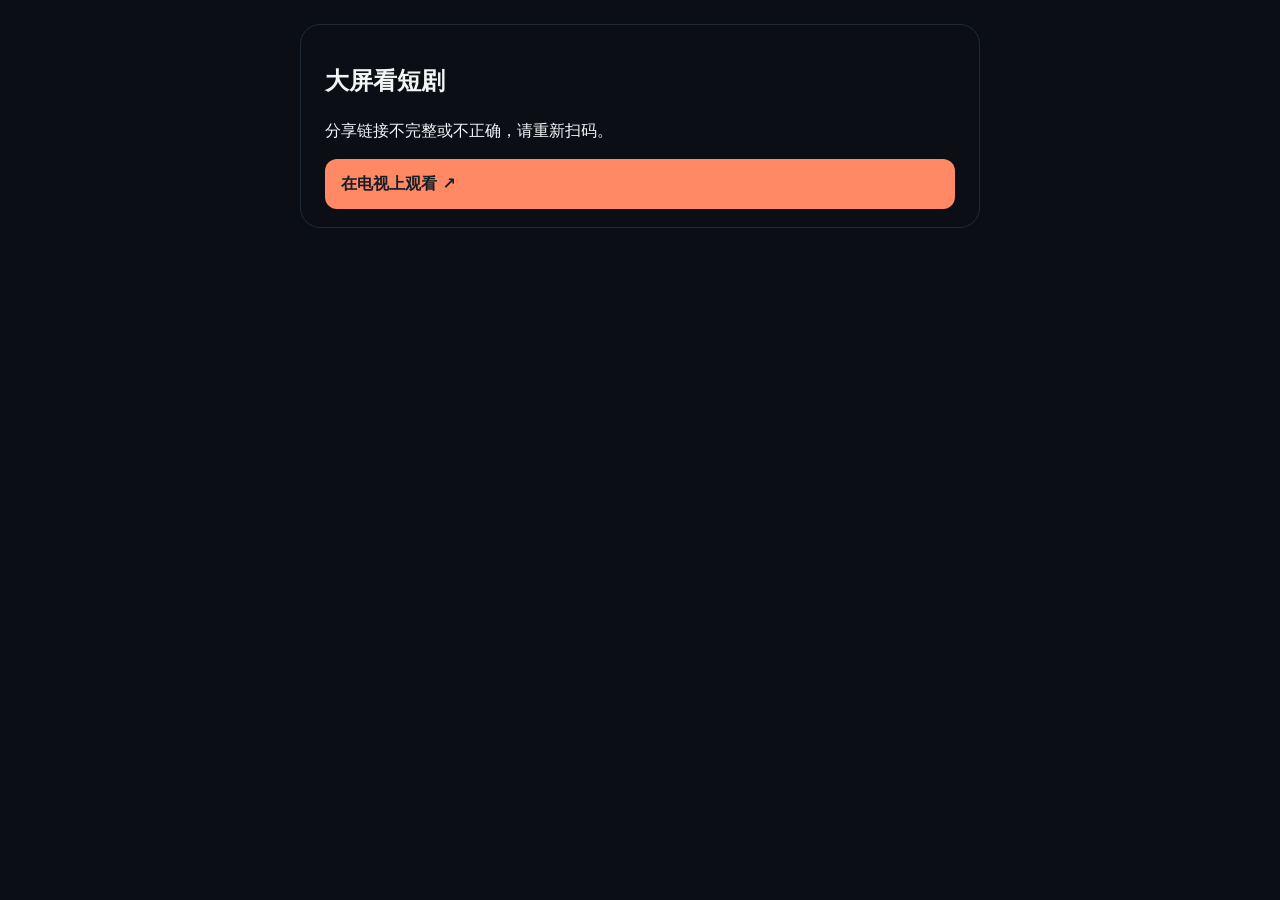
<file: share/index.html>
<!doctype html>
<html lang="zh-CN">
<head>
  <meta charset="utf-8"><meta name="viewport" content="width=device-width,initial-scale=1"><meta name="theme-color" content="#0b0f15">
  <title>大屏看短剧 · 红果TV</title>
  <meta name="description" content="把喜欢的剧，带到电视上。扫码查看剧集，保存海报分享给朋友。">
  <meta property="og:type" content="website"><meta property="og:title" content="大屏看短剧 · 红果TV"><meta property="og:description" content="把喜欢的剧，带到电视上。"><meta property="og:url" content="../"><meta property="og:image" content="../assets/discovery.webp">
  <meta name="twitter:card" content="summary_large_image"><link rel="canonical" href="../share/">
  <link rel="icon" href="../assets/favicon.svg" type="image/svg+xml"><link rel="stylesheet" href="../assets/share-55f34b7b62b0.css">
  <script type="module" src="../assets/share-client-0b8279f269c5.js"></script>
</head>
<body>
  <main><header><a class="brand" href="../">红果TV</a></header><aside class="screen-promo"><strong class="promo-title">大屏看短剧</strong><p>把喜欢的剧，带到电视上。</p></aside><section aria-live="polite"><p>正在加载分享…</p><a class="primary" href="../">在电视上观看 ↗</a><noscript><p>请在支持 JavaScript 的浏览器中打开此分享页。</p></noscript></section></main>
</body>
</html>
</file>
<file: assets/styles-3d573a9a4387.css>
:root{color-scheme:dark;--bg:#0b1016;--surface:#151e29;--surface-hover:#1d2937;--text:#f5f3ef;--muted:#a5b0bc;--accent:#ff9871;--line:#293441;--radius:18px;font-family:system-ui,-apple-system,"Segoe UI","Microsoft YaHei","PingFang SC",sans-serif;font-synthesis:none}*{box-sizing:border-box}html{scroll-behavior:smooth;scroll-padding-top:100px}body{margin:0;background:var(--bg);color:var(--text);line-height:1.75}a{color:inherit;text-decoration:none}button{font:inherit}button,a,summary{-webkit-tap-highlight-color:transparent}button{cursor:pointer}a,button,summary{touch-action:manipulation}button:focus-visible,a:focus-visible,summary:focus-visible,[tabindex]:focus-visible{outline:3px solid var(--accent);outline-offset:5px}img{max-width:100%;height:auto;display:block}h1,h2,h3,p,figure{margin:0}h1,h2,h3{line-height:1.35;letter-spacing:-.035em}p{color:var(--muted)}.container{width:min(1240px,calc(100% - 96px));margin-inline:auto}.skip-link{position:fixed;top:-80px;left:24px;z-index:100;background:var(--accent);color:var(--bg);padding:12px 20px;border-radius:8px}.skip-link:focus{top:12px}.header{position:sticky;top:0;z-index:20;background:rgba(11,16,22,.95);border-bottom:1px solid rgba(165,176,188,.12);backdrop-filter:blur(16px)}.nav{display:flex;align-items:center;justify-content:space-between;min-height:88px;gap:32px}.brand{display:inline-flex;align-items:center;gap:12px;font-size:26px;font-weight:750;white-space:nowrap;letter-spacing:-1px}.brand-tv{font-size:22px;letter-spacing:-1.5px;margin-left:3px}.brand-symbol{display:block;width:37px;height:44px;overflow:hidden;flex:none}.brand-symbol img{height:44px;width:151.25px;max-width:none}.nav-links{display:flex;align-items:center;gap:32px;font-size:14px;color:var(--muted)}.nav-links a:hover,.footer a:hover{color:var(--text)}.nav-github{padding:8px 18px;border:1px solid var(--line);border-radius:8px;color:var(--text)}.nav-github span{margin-left:12px}.nav-toggle{display:none}.hero{display:grid;grid-template-columns:.83fr 1.17fr;align-items:center;gap:40px;padding-top:100px;padding-bottom:92px}.eyebrow{font-size:12px;letter-spacing:2px;font-weight:650;color:var(--accent);margin-bottom:22px}.status-dot{display:inline-block;width:6px;height:6px;border-radius:50%;background:#9fe1cb;margin-right:10px;vertical-align:2px}.hero h1{font-size:clamp(40px,4.2vw,62px);line-height:1.3;letter-spacing:-.06em;white-space:nowrap;font-weight:780}.hero h1 span{color:var(--accent)}.hero-description{font-size:17px;line-height:1.9;margin-top:24px;max-width:430px;text-wrap:pretty}.hero-actions{display:flex;flex-wrap:wrap;gap:12px;margin-top:32px}.button{display:inline-flex;align-items:center;justify-content:center;gap:20px;font-size:15px;font-weight:650;min-height:52px;padding:12px 22px;border:1px solid transparent;border-radius:10px;transition:background .18s,transform .18s}.button:hover{transform:translateY(-2px)}.button svg{width:20px;height:20px;fill:none;stroke:currentColor;stroke-width:1.7;stroke-linecap:round;stroke-linejoin:round}.primary{background:var(--accent);color:#231510}.primary:hover{background:#ffb496}.secondary{background:var(--surface);color:var(--text);border-color:var(--line)}.secondary:hover{background:var(--surface-hover)}.hero-meta{font-size:12px;margin-top:20px}.hero-meta span{padding-inline:10px;color:#5d6b79}.hero-product{padding-top:12px}.tv{padding:8px 8px 13px;background:#202934;border:1px solid #414b58;border-radius:15px;box-shadow:0 25px 90px -25px #000;position:relative}.tv img{border-radius:8px;width:100%;aspect-ratio:16/9;object-fit:cover}.tv-led{position:absolute;bottom:5px;left:50%;height:2px;width:9px;background:#94b4b3;border-radius:5px}.tv-base{height:10px;width:36%;background:#3e4650;margin:0 auto 24px;clip-path:polygon(25% 0,75% 0,100% 100%,0 100%)}.hero-product figcaption{font-size:11px;text-align:center;color:var(--muted);letter-spacing:1px}.mini-dot{display:inline-block;height:5px;width:5px;background:var(--accent);border-radius:50%;margin-right:8px}.caption-divider{color:#536170;padding:0 10px}.experience{display:grid;grid-template-columns:repeat(3,1fr);gap:56px;border-top:1px solid var(--line);padding-top:42px;padding-bottom:68px}.feature-index{font-size:11px;letter-spacing:1px;color:var(--accent)}.experience h2{font-size:25px;margin-top:18px;margin-bottom:16px;line-height:1.55}.experience p{font-size:14px;line-height:1.9;max-width:335px}.section{padding-top:76px;padding-bottom:76px}.section-heading{display:flex;justify-content:space-between;gap:24px;align-items:flex-end;margin-bottom:36px}.section-heading .eyebrow{margin-bottom:14px}.section-heading h2,.install h2,.community h2{font-size:clamp(26px,2.8vw,38px);letter-spacing:-.05em}.section-heading>p{font-size:14px;text-align:right}.showcase-tabs{display:flex;gap:8px;margin-bottom:22px;flex-wrap:wrap}.showcase-tab{border:1px solid transparent;padding:9px 20px;border-radius:100px;background:transparent;font-size:14px;color:var(--muted)}.showcase-tab:hover{color:var(--text);background:var(--surface)}.showcase-tab[aria-selected=true]{background:var(--text);color:var(--bg)}.screen-panel{border:1px solid var(--line);border-radius:var(--radius);overflow:hidden;background:var(--surface)}.screen-expand{border:0;padding:0;width:100%;display:block;position:relative;background:var(--bg);text-align:left}.screen-expand img{width:100%;aspect-ratio:16/9;object-fit:contain}.expand-hint{position:absolute;right:20px;bottom:20px;border:1px solid #7a87944d;background:#0b1016d9;color:var(--text);border-radius:8px;padding:7px 13px;font-size:12px;backdrop-filter:blur(8px)}.expand-hint span{margin-left:10px}.screen-caption{padding:28px 32px;display:flex;align-items:center;justify-content:space-between;gap:20px}.screen-caption h3{font-size:20px;margin-bottom:8px;letter-spacing:-.02em}.screen-caption p{font-size:14px}.screen-caption>span{font-size:12px;color:var(--muted);white-space:nowrap;font-variant-numeric:tabular-nums}.screenshot-note{font-size:11px;margin-top:16px;line-height:1.8}.screenshot-note a{color:var(--muted);text-decoration:underline;text-underline-offset:3px;margin-left:10px}.details-section{display:grid;grid-template-columns:1fr 1fr;gap:64px;padding-top:16px;padding-bottom:96px}.detail-item{display:flex;gap:24px;align-items:flex-start}.detail-mark{flex:none;font-size:25px;width:54px;height:54px;background:var(--surface);border-radius:14px;text-align:center;line-height:54px;color:var(--accent)}.detail-item h3{font-size:19px;margin-bottom:12px}.detail-item p{font-size:14px;line-height:1.9}.install{display:grid;grid-template-columns:1fr 1.25fr;gap:100px;border-top:1px solid var(--line);border-bottom:1px solid var(--line)}.install-intro>p:not(.eyebrow){font-size:15px;margin-top:24px;margin-bottom:24px}.text-link{font-size:14px;color:var(--accent);display:inline-flex;align-items:center;gap:18px}.text-link:hover{text-decoration:underline}.install-steps{list-style:none;margin:0;padding:0;display:grid;gap:30px}.install-steps li{display:flex;gap:28px}.step-number{font-size:14px;color:var(--accent);line-height:30px;font-variant-numeric:tabular-nums}.install-steps h3{font-size:20px;margin-bottom:10px}.install-steps p{font-size:14px;line-height:1.85}.install-steps a{color:var(--accent);font-size:12px;display:inline-block;margin-top:10px}.install-steps a:hover{text-decoration:underline}.inline-links{display:flex;gap:20px;flex-wrap:wrap}.faq{display:grid;grid-template-columns:1fr 1.25fr;gap:100px;padding-top:80px;padding-bottom:80px}.faq h2{font-size:23px;line-height:1.6}.faq-list details{border-bottom:1px solid var(--line);padding:0 0 20px;margin-bottom:20px}.faq-list summary{cursor:pointer;font-size:16px;position:relative;list-style:none;padding-right:30px}.faq-list summary::-webkit-details-marker{display:none}.faq-list summary:after{content:'+';position:absolute;right:4px;top:0;color:var(--muted);font-size:20px}.faq-list details[open] summary:after{content:'−'}.faq-list details p{font-size:14px;margin-top:16px;line-height:1.9}.faq-list details a{color:var(--accent)}.community{padding:46px 48px;background:var(--surface);border:1px solid var(--line);border-radius:20px;display:flex;align-items:center;justify-content:space-between;gap:48px;margin-bottom:80px}.community .eyebrow{margin-bottom:12px}.community h2{font-size:30px}.community p:not(.eyebrow){font-size:14px;margin-top:18px}.community-actions{display:grid;gap:12px;flex:none}.community-actions .button{font-size:14px}.footer{padding-top:8px;padding-bottom:30px}.footer-top{display:flex;justify-content:space-between;align-items:center;gap:24px;margin-bottom:26px}.footer .brand{font-size:21px;opacity:.85}.footer .brand-symbol{transform:scale(.8);transform-origin:left center;width:29px;margin-right:-5px}.footer nav{display:flex;gap:26px;color:var(--muted);font-size:12px}.footer>p{font-size:11px;line-height:1.9;max-width:800px}.footer-credit{display:flex;justify-content:space-between;max-width:none!important;margin-top:22px;color:#768493;font-size:10px!important;gap:24px}.footer-credit span{letter-spacing:1px}dialog{max-width:min(1400px,96vw);max-height:94dvh;width:fit-content;padding:48px 12px 12px;border:1px solid var(--line);border-radius:16px;background:var(--bg);color:var(--text)}dialog::backdrop{background:rgba(0,0,0,.88);backdrop-filter:blur(5px)}dialog img{max-height:calc(94dvh - 100px);width:auto;object-fit:contain;margin:auto}.dialog-close{position:absolute;top:10px;right:15px;border:0;background:transparent;color:var(--text);font-size:13px;padding:4px 8px}.dialog-close span{font-size:20px;margin-left:12px}dialog>p{font-size:11px;text-align:center;margin-top:12px}@media(min-width:1700px){.hero{padding-top:120px;padding-bottom:120px}}@media(max-width:1100px){.container{width:calc(100% - 64px)}.nav-links{gap:22px}.hero{gap:28px;padding-top:72px;padding-bottom:70px}.hero h1{font-size:43px}.hero-description{font-size:15px}.button{font-size:13px;padding-inline:16px;gap:12px}.hero-meta{font-size:10px}.hero-meta span{padding-inline:6px}.experience{gap:32px}.install,.faq{gap:50px}.community{padding:36px;gap:24px}.community h2{font-size:27px}}@media(max-width:800px){.container{width:calc(100% - 48px)}.nav{min-height:76px}.nav-links{gap:18px;font-size:12px}.nav-links>a:nth-child(4){display:none}.brand{font-size:23px}.hero{grid-template-columns:1fr;gap:40px;padding-top:54px;padding-bottom:55px}.hero-copy{max-width:590px}.hero h1{font-size:clamp(40px,7vw,56px)}.hero-description{font-size:17px;max-width:490px}.hero-meta{font-size:12px}.hero-product{max-width:670px;width:100%;margin-inline:auto;padding-top:0}.hero-product figcaption{font-size:11px}.button{font-size:15px;padding-inline:22px}.hero-actions{margin-top:28px}.experience{gap:26px;padding-top:32px;padding-bottom:26px}.experience h2{font-size:21px}.experience p{font-size:12px}.feature-index{font-size:10px}.section{padding-top:54px;padding-bottom:54px}.section-heading h2{font-size:29px}.section-heading>p{display:none}.details-section{gap:30px;padding-bottom:58px}.detail-item{gap:14px}.detail-mark{width:42px;height:42px;line-height:42px;font-size:21px;border-radius:10px}.detail-item h3{font-size:16px}.detail-item p{font-size:12px}.install,.faq{grid-template-columns:1fr;gap:36px}.install h2 br{display:none}.install-intro>p:not(.eyebrow) br{display:none}.install-intro>p:not(.eyebrow){margin-block:18px}.install-steps{gap:26px}.faq{padding-block:54px;gap:28px}.community{display:block;margin-bottom:56px}.community-actions{margin-top:28px;display:flex;flex-wrap:wrap}.community-actions .button{font-size:13px}.community p br{display:none}}@media(max-width:560px){.container{width:calc(100% - 40px)}.nav{min-height:70px}.brand-symbol{height:36px;width:30px}.brand-symbol img{height:36px;width:123.75px}.brand{font-size:22px;gap:10px}.brand-tv{font-size:19px}.nav-toggle{display:grid;gap:6px;border:1px solid var(--line);background:var(--surface);border-radius:8px;place-content:center;width:40px;height:38px}.nav-toggle span{display:block;width:16px;height:1px;background:var(--text)}.nav-links{display:none;position:absolute;top:70px;left:0;right:0;background:var(--bg);border-bottom:1px solid var(--line);padding:12px 20px 20px;box-shadow:0 15px 30px #0005}.nav-links.is-open{display:grid;gap:0}.nav-links a,.nav-links>a:nth-child(4){display:block;padding:13px 10px;font-size:14px}.nav-github{margin-top:8px}.hero{padding-top:42px;gap:30px}.eyebrow{font-size:10px;letter-spacing:1.6px;margin-bottom:18px}.hero h1{font-size:clamp(34px,9.9vw,50px);line-height:1.38}.hero-description{font-size:15px;line-height:1.85;margin-top:20px}.hero-actions{gap:10px;margin-top:26px}.hero-actions .button{font-size:13px;min-height:48px;padding:10px 16px;gap:12px}.hero-meta{font-size:10px;white-space:nowrap;margin-top:16px}.tv{padding:5px 5px 10px;border-radius:10px}.tv img{border-radius:5px}.tv-base{margin-bottom:18px;height:8px}.hero-product figcaption{font-size:9px;letter-spacing:.5px}.experience{grid-template-columns:1fr;gap:30px;padding-top:30px;padding-bottom:16px}.experience article{display:grid;grid-template-columns:1fr 1.1fr;column-gap:22px}.feature-index{grid-column:1 / -1;margin-bottom:12px}.experience h2{font-size:20px;margin:0;line-height:1.55}.experience p{font-size:12px;line-height:1.85;align-self:center}.section-heading{margin-bottom:24px}.section-heading h2{font-size:25px;line-height:1.5}.showcase-tabs{gap:2px;justify-content:space-between;margin-bottom:15px}.showcase-tab{font-size:11px;padding:8px 11px}.screen-panel{border-radius:12px}.screen-caption{padding:20px;gap:10px}.screen-caption h3{font-size:16px}.screen-caption p{font-size:12px;line-height:1.85}.screen-caption>span{font-size:10px;align-self:flex-start}.expand-hint{right:10px;bottom:10px;padding:4px 8px;font-size:10px;border-radius:5px}.screenshot-note{font-size:10px}.screenshot-note a{margin-left:0;display:inline-block}.details-section{grid-template-columns:1fr;gap:28px;padding-top:0}.detail-item h3{font-size:17px}.detail-item p{font-size:13px}.install h2{font-size:28px}.install h2 br{display:block}.install-intro>p:not(.eyebrow){font-size:14px;line-height:1.9}.install-steps li{gap:20px}.install-steps h3{font-size:18px}.install-steps p{font-size:13px}.install-steps a{font-size:11px}.faq h2{font-size:20px}.faq-list summary{font-size:14px}.faq-list details p{font-size:12px}.community{padding:28px 24px}.community h2{font-size:24px;line-height:1.5}.community p:not(.eyebrow){font-size:13px}.community-actions{display:grid;gap:12px}.community-actions .button{width:100%;min-height:48px}.footer-top{align-items:flex-start;flex-direction:column;gap:20px}.footer nav{font-size:11px;gap:24px}.footer>p{font-size:10px}.footer-credit{flex-direction:column;gap:4px;margin-top:16px}dialog{padding-inline:5px}dialog>p{font-size:9px}}@media(prefers-reduced-motion:reduce){html{scroll-behavior:auto}*,*:before,*:after{transition:none!important;animation:none!important}}
</file>
<file: assets/guide-254f3560e37c.css>
.guide-hero-main{display:grid;grid-template-columns:1.15fr .85fr;gap:90px;align-items:center}.guide-quick{padding:34px;background:var(--surface);border:1px solid var(--line);border-radius:18px}.guide-quick>p{font-size:11px;letter-spacing:1px;color:var(--accent)}.guide-quick h2{font-size:28px;line-height:1.5;margin-block:16px 20px;letter-spacing:-.035em}.guide-quick a{display:flex;align-items:center;justify-content:space-between;gap:24px;padding:17px 0;border-top:1px solid var(--line);font-size:15px;font-weight:600}.guide-quick a:hover{color:var(--accent)}.guide-quick a small{display:block;color:var(--muted);font-size:11px;font-weight:400;margin-top:6px}.guide-quick a>span:last-child{color:var(--accent);font-size:18px}@media(max-width:1100px){.guide-hero-main{gap:44px}.guide-quick{padding:26px}.guide-quick h2{font-size:25px}}@media(max-width:800px){.guide-hero-main{display:block}.guide-quick{display:none}}
.guide-page .nav-links>a:nth-child(4){display:inline-flex}.guide-page .nav-github{color:var(--accent)}.guide-hero{padding-block:34px 58px}.breadcrumbs{display:flex;gap:12px;font-size:12px;color:var(--muted);margin-bottom:54px}.breadcrumbs a:hover{color:var(--text)}.guide-hero h1{font-size:clamp(38px,5vw,64px);line-height:1.3;letter-spacing:-.05em}.guide-hero h1 span{color:var(--accent)}.guide-lead{font-size:18px;margin-top:24px;line-height:1.9}.guide-meta{font-size:12px;margin-top:20px}.guide-starter{display:grid;grid-template-columns:repeat(3,1fr);border-top:1px solid var(--line);border-bottom:1px solid var(--line);gap:50px;padding-block:30px;margin-bottom:70px}.guide-starter>div{display:grid;grid-template-columns:34px 1fr;gap:8px 12px}.guide-starter span{color:var(--accent);font-size:12px;padding-top:5px}.guide-starter strong{font-size:20px;font-weight:650}.guide-starter p{grid-column:2;font-size:13px}.guide-layout{display:grid;grid-template-columns:210px minmax(0,1fr);gap:76px;margin-bottom:80px;align-items:start}.guide-sidebar{position:sticky;top:112px;max-height:calc(100dvh - 128px);overflow-y:auto;scrollbar-width:thin;padding-right:6px}.guide-sidebar nav{display:grid;gap:3px}.toc-label{font-size:10px;letter-spacing:2px;color:var(--muted);margin-bottom:14px}.guide-sidebar nav a{font-size:12px;color:var(--muted);padding:5px 0}.guide-sidebar nav a:hover{color:var(--accent)}.sidebar-download{border-top:1px solid var(--line);padding-top:20px;margin-top:24px}.sidebar-download>span{font-size:11px;color:var(--muted)}.sidebar-download code{display:block;font-size:10px;color:var(--text);overflow-wrap:anywhere;line-height:1.7;margin-block:10px}.sidebar-download button{font-size:11px;padding:7px 11px;border:1px solid var(--line);border-radius:6px;background:var(--surface);color:var(--text)}.sidebar-download p{font-size:10px;margin-top:8px}.guide-content{min-width:0}.guide-section{margin-bottom:64px;scroll-margin-top:16px}.guide-section .eyebrow{margin-bottom:14px}.guide-section h2{font-size:30px;line-height:1.5;margin-bottom:24px;letter-spacing:-.035em}.guide-section h2 br{display:none}.section-lead{font-size:14px;margin-bottom:28px;line-height:1.9}.guide-callout{background:var(--surface);border:1px solid var(--line);border-left:3px solid var(--accent);padding:22px 24px;border-radius:0 12px 12px 0;margin-bottom:26px}.guide-callout strong{font-size:15px}.guide-callout p{font-size:13px;margin-top:9px;line-height:1.9}.guide-callout.compact{margin-top:26px}.guide-callout[hidden]{display:none}.guide-prose{font-size:14px;line-height:1.95;color:#c3ccd5;overflow-wrap:anywhere}.guide-prose>p,.guide-prose>ul,.guide-prose>ol{margin:0 0 16px}.guide-prose p{color:inherit;margin-bottom:16px}.guide-prose p:last-child{margin-bottom:0}.guide-prose a{color:var(--accent);text-decoration:underline;text-underline-offset:3px}.guide-prose a:hover{color:#ffc2a9}.guide-prose li{padding-left:4px;margin-block:8px}.guide-prose ul,.guide-prose ol{padding-left:24px}.guide-prose strong{color:var(--text);font-weight:650}.guide-prose h3{font-size:20px;margin:28px 0 14px}.guide-prose h4{font-size:17px;margin:22px 0 12px}.guide-prose code{font-size:.88em;background:#25303b;padding:2px 5px;border-radius:4px;white-space:normal;overflow-wrap:anywhere}.guide-prose table{width:100%;border-collapse:collapse;font-size:12px;margin-block:20px}.guide-prose th,.guide-prose td{padding:12px 14px;border:1px solid var(--line);vertical-align:top;text-align:left}.guide-prose th{background:var(--surface);color:var(--text);font-weight:600}.guide-prose td:first-child{min-width:100px;color:var(--text)}.guide-prose th p,.guide-prose td p{margin:0}.source-note{font-size:11px;line-height:1.9;color:var(--muted);margin-block:18px}.method-picker{display:grid;grid-template-columns:1fr 1fr;gap:12px}.method-picker a{display:grid;gap:10px;padding:20px 22px;border:1px solid var(--line);background:var(--surface);border-radius:12px;transition:border-color .15s,background .15s}.method-picker a:hover{border-color:var(--accent);background:var(--surface-hover)}.method-picker span{color:var(--muted);font-size:12px}.method-picker strong{font-size:15px;font-weight:600;color:var(--text)}.method-guides{display:grid;gap:12px}.method-guide,.device-guide{border:1px solid var(--line);border-radius:12px;background:var(--bg);scroll-margin-top:16px;overflow:hidden}.method-guide summary,.device-guide summary{display:flex;align-items:center;justify-content:space-between;gap:20px;cursor:pointer;padding:21px 24px;list-style:none}.method-guide summary::-webkit-details-marker,.device-guide summary::-webkit-details-marker{display:none}.method-guide summary>span:first-child,.device-guide summary>span:first-child{display:grid;gap:6px}.method-guide summary strong,.device-guide summary strong{font-size:16px;line-height:1.6;font-weight:600}.method-guide summary small,.device-guide summary small{color:var(--muted);font-size:11px;line-height:1.7;font-weight:400}.guide-chevron{font-size:22px;color:var(--muted);font-weight:300;flex:none}.method-guide[open],.device-guide[open]{border-color:#a9765e}.method-guide[open]>summary,.device-guide[open]>summary{background:var(--surface)}.method-guide[open] .guide-chevron,.device-guide[open] .guide-chevron{font-size:0}.method-guide[open] .guide-chevron:after,.device-guide[open] .guide-chevron:after{content:'−';font-size:22px;color:var(--accent)}.method-guide>.guide-prose,.device-guide>.guide-prose{padding:28px 26px}.guide-image-link{display:block;position:relative;margin-block:24px;text-decoration:none!important}.guide-image-link img{width:100%;height:auto;border-radius:8px;border:1px solid var(--line)}.guide-image-link>span{display:block;font-size:10px;color:var(--muted);margin-top:8px}.device-tools{display:flex;gap:10px;margin-block:24px 18px}.device-tools input{width:100%;min-width:0;border:1px solid var(--line);border-radius:9px;background:var(--surface);color:var(--text);padding:13px 16px;font:inherit;font-size:13px}.device-tools input:focus-visible{outline:2px solid var(--accent);outline-offset:2px}.device-tools input::placeholder{color:#81909f}.device-clear{padding:10px 18px;border:1px solid var(--line);border-radius:9px;background:var(--surface);color:var(--muted);font-size:12px;white-space:nowrap}.device-clear:hover{color:var(--text)}.device-filters{display:flex;gap:6px;flex-wrap:wrap}.device-filters button{border:1px solid transparent;border-radius:100px;padding:8px 17px;background:transparent;color:var(--muted);font-size:12px}.device-filters button[aria-pressed=true]{color:var(--bg);background:var(--text)}.device-filters button:hover{border-color:var(--line)}.device-guides{display:grid;grid-template-columns:1fr 1fr;gap:12px;align-items:start}.device-guide[open]{grid-column:1/-1}.device-guide[hidden]{display:none}.device-guide summary{padding:18px 20px;gap:12px;min-height:106px}.device-guide summary strong{font-size:14px}.device-guide summary small{font-size:10px}.guide-support{background:var(--surface);padding:30px;border-radius:14px;border:1px solid var(--line)}.guide-support h2{font-size:24px}.guide-support>p{font-size:14px;line-height:1.9}.guide-support .text-link{font-size:12px}.guide-sources{border-top:1px solid var(--line);padding-top:28px}.guide-sources h2{font-size:16px;margin-bottom:14px}.guide-sources p,.guide-sources a{font-size:11px;line-height:1.9}.guide-sources .inline-links{margin-top:16px;color:var(--accent)}.sr-only{position:absolute;width:1px;height:1px;margin:-1px;padding:0;overflow:hidden;clip:rect(0,0,0,0);white-space:nowrap;border:0}@media(max-width:1100px){.guide-layout{grid-template-columns:180px minmax(0,1fr);gap:40px}.guide-sidebar nav a{font-size:11px}.method-picker a{padding:18px}.method-picker strong{font-size:13px}.device-guide summary strong{font-size:13px}}@media(max-width:800px){.guide-layout{grid-template-columns:minmax(0,1fr);gap:0}.guide-sidebar{position:static;max-height:none;border:1px solid var(--line);border-radius:12px;padding:18px 22px;margin-bottom:44px}.guide-sidebar nav{display:flex;gap:10px 20px;flex-wrap:wrap}.toc-label{flex-basis:100%;margin-bottom:0}.guide-sidebar nav a{font-size:11px}.sidebar-download{display:none}.guide-hero{padding-bottom:42px}.breadcrumbs{margin-bottom:36px}.guide-lead{font-size:16px}.guide-starter{gap:24px;margin-bottom:40px}.guide-starter strong{font-size:17px}.guide-starter p{font-size:11px}.guide-starter>div{grid-template-columns:24px 1fr;gap:7px}.guide-section{margin-bottom:48px}.guide-section h2{font-size:27px}.guide-meta{font-size:11px}.guide-prose{font-size:13px}.guide-prose table{font-size:11px}.guide-section .guide-callout{padding:20px}}@media(max-width:560px){.guide-hero{padding-top:24px}.breadcrumbs{font-size:10px;margin-bottom:34px}.guide-hero h1{font-size:39px}.guide-lead{font-size:14px;margin-top:22px}.guide-meta{font-size:10px;line-height:1.9}.guide-hero .hero-actions{display:grid;grid-template-columns:1fr}.guide-hero .button{font-size:13px;min-height:48px}.guide-starter{grid-template-columns:1fr;gap:22px;padding-block:26px}.guide-starter>div{grid-template-columns:30px 1fr;gap:3px 10px}.guide-starter strong{font-size:17px}.guide-starter p{font-size:12px}.guide-sidebar{padding:18px;margin-bottom:36px}.guide-sidebar nav{gap:8px 16px}.guide-sidebar nav a{font-size:10px}.guide-sidebar nav a:nth-child(n+10):not(:last-child){display:none}.guide-section h2{font-size:24px}.guide-section h2 br{display:block}.section-lead{font-size:13px;line-height:1.9}.method-picker{grid-template-columns:1fr;gap:10px}.method-picker a{padding:16px 18px;gap:6px}.method-picker span{font-size:11px}.method-picker strong{font-size:14px}.guide-callout strong{font-size:13px}.guide-callout p{font-size:12px}.method-guide summary{padding:18px 17px;gap:14px}.method-guide summary strong{font-size:14px}.method-guide summary small{font-size:10px}.method-guide>.guide-prose,.device-guide>.guide-prose{padding:20px 16px}.guide-prose{font-size:12px;line-height:1.95}.guide-prose h3{font-size:17px}.guide-prose table{font-size:10px;table-layout:fixed}.guide-prose th,.guide-prose td{padding:9px 7px}.guide-prose td:first-child{min-width:0}.guide-prose ul,.guide-prose ol{padding-left:19px}.guide-prose li{padding-left:1px}.guide-prose .guide-image-link{margin-inline:0}.device-tools input{font-size:12px;padding-inline:12px}.device-clear{padding-inline:13px;font-size:11px}.device-filters{gap:3px}.device-filters button{padding:8px 12px;font-size:11px}.device-guides{grid-template-columns:1fr}.device-guide summary{min-height:88px;padding:17px}.device-guide summary strong{font-size:14px}.guide-support{padding:24px 20px}.guide-support h2{font-size:22px}.guide-support>p{font-size:12px}.guide-support .hero-actions{display:grid;gap:18px}.guide-support .button{font-size:12px}.guide-sources p,.guide-sources a{font-size:10px}.guide-page .nav-links>a:nth-child(4){display:block}.source-note{font-size:10px}}
</file>
<file: assets/share-55f34b7b62b0.css>
*{box-sizing:border-box}body{margin:0;background:#0b0f15;color:#f3f4f6;font:16px/1.5 system-ui,-apple-system,"Noto Sans SC",sans-serif}main{max-width:680px;margin:auto}[hidden]{display:none!important}button,a{-webkit-tap-highlight-color:transparent}button{font:inherit;cursor:pointer}button:focus-visible,a:focus-visible{outline:3px solid #ff8964;outline-offset:3px}
header{min-height:62px;padding:8px 18px;display:flex;justify-content:space-between;align-items:center;gap:12px}.brand{font-size:17px;font-weight:800;color:#ff8964;text-decoration:none}#share-guide{display:flex;gap:8px;align-items:center;min-height:44px;padding:6px 12px;border:1px solid #70e7a6;border-radius:12px;background:#163b2b;color:#b9ffd7;text-align:right;font-size:13px;font-weight:700;line-height:1.35}#share-guide svg{width:27px;height:27px;color:#70f3a7}.share-guide-label b{font-size:21px;line-height:.7;letter-spacing:1px}.sr-only{position:absolute!important;width:1px;height:1px;padding:0;overflow:hidden;clip-path:inset(50%);white-space:nowrap}
.screen-promo{padding:7px 18px 13px;background:linear-gradient(135deg,#202c3f,#0b0f15)}.promo-title{display:block;font-size:28px;line-height:1.25;font-weight:800;letter-spacing:.02em}.screen-promo p{margin:4px 0 0;color:#bfc9d7;font-size:12px}
.hero{display:block;width:100%;height:24vh;height:24svh;min-height:108px;max-height:180px;border:0;padding:0;background:#111821}.hero img{display:block;width:100%;height:100%;object-fit:contain}section{padding:14px 18px}.story h1{display:-webkit-box;-webkit-box-orient:vertical;-webkit-line-clamp:2;overflow:hidden;font-size:22px;line-height:1.25;margin:0 0 4px;overflow-wrap:anywhere}.episode-row{display:flex;align-items:center;gap:10px}.episode{font-size:13px;color:#ff9b78;margin:0}.eyebrow{font-size:11px;color:#8997aa}.description{display:-webkit-box;-webkit-box-orient:vertical;-webkit-line-clamp:2;overflow:hidden;white-space:pre-line;overflow-wrap:anywhere;font-size:13px;line-height:1.5;color:#b7c1d0;margin:8px 0 0}.description.expanded{display:block}#toggle-description{display:block;border:0;background:none;color:#c7ced7;font-size:11px;padding:2px 0;min-height:20px}
.actions{margin-top:12px}.primary,.secondary{display:flex;align-items:center;justify-content:space-between;width:100%;min-height:50px;padding:12px 16px;border:0;border-radius:12px;text-decoration:none;font-weight:700;background:#ff8964;color:#171e28}.primary svg{width:22px;height:22px}.secondary{background:#202a36;color:#f3f4f6;border:1px solid #344052}.mobile-link{display:block;width:max-content;margin:12px auto 0;padding:0 8px;font-size:13px;color:#9eacbf;text-decoration:none}.mobile-link span{margin-left:6px}
.sharing{padding-top:4px}h2{font-size:18px;margin:0 0 8px}.hint,.share-label{font-size:12px;color:#93a0b2;margin:6px 0 12px}.share-grid{display:grid;grid-template-columns:repeat(3,1fr);gap:8px}.share-grid button{background:#171e28;color:#e8ecf1;border:1px solid #2b3746;border-radius:10px;padding:10px 6px;font-size:13px;min-height:42px}.share-primary{grid-template-columns:repeat(2,1fr)}.share-label{margin-top:16px;margin-bottom:8px}#status{min-height:22px;font-size:13px;color:#ffb49b}footer{padding:10px 18px 24px;font-size:11px;color:#8493a7}footer a{color:#ffb49b;text-decoration:none}
dialog{background:#171e28;color:#f3f4f6;border:1px solid #344052;border-radius:18px;max-width:420px;width:calc(100% - 32px);padding:20px}dialog::backdrop{background:#000b}dialog h2{margin-top:0}#share-guide-dialog{max-width:320px;margin:12px 12px auto auto}#share-guide-dialog p{font-size:14px;color:#c7ced7}.guide-arrow{text-align:right;color:#ff9b78}.guide-arrow svg{width:42px;height:42px}#close-share-guide{justify-content:center;margin-top:16px}#lightbox{max-width:95vw;width:auto;padding:12px}#lightbox img{max-width:90vw;max-height:80vh;display:block}#close-image{display:block;margin:0 0 12px auto;background:none;border:0;color:#fff}
@media(max-height:640px) and (max-width:719px){.hero{height:112px;min-height:0}.screen-promo{padding-bottom:10px}.promo-title{font-size:26px}.story h1{font-size:20px}header{min-height:48px;padding-top:7px;padding-bottom:7px}}
@media(min-width:720px){main{margin:24px auto;border:1px solid #202a36;border-radius:20px;overflow:hidden}header{padding:12px 24px}.screen-promo{padding:10px 24px 16px}.hero{height:210px;max-height:210px}section{padding:18px 24px}.sharing{padding-top:4px}}
.hero.hero-cover{height:auto;min-height:0;max-height:none;aspect-ratio:16/9}.hero-cover img{aspect-ratio:16/9}
#poster{max-width:560px;max-height:calc(100vh - 32px);overflow:auto}#poster [hidden]{display:none!important}.poster-heading{display:flex;justify-content:space-between;align-items:center;gap:16px}.poster-heading h2{margin:0}.poster-heading button{white-space:nowrap;border:0;background:transparent;color:#c7ced7;padding:8px}#poster-guide{margin-bottom:12px}#poster-status{font-size:14px;color:#ffb49b}#poster-image{display:block;width:100%;height:auto;border-radius:12px;-webkit-touch-callout:default;user-select:auto}.poster-actions{display:grid;grid-template-columns:1fr 1fr;gap:10px;margin-top:16px}.poster-actions a,.poster-actions button{font-size:14px;justify-content:center;text-align:center;padding:12px}.share-tools{margin-top:10px}.share-tools button{border-color:#795543;color:#ffb49b}@media(max-width:360px){.poster-actions{grid-template-columns:1fr}}
</file>
